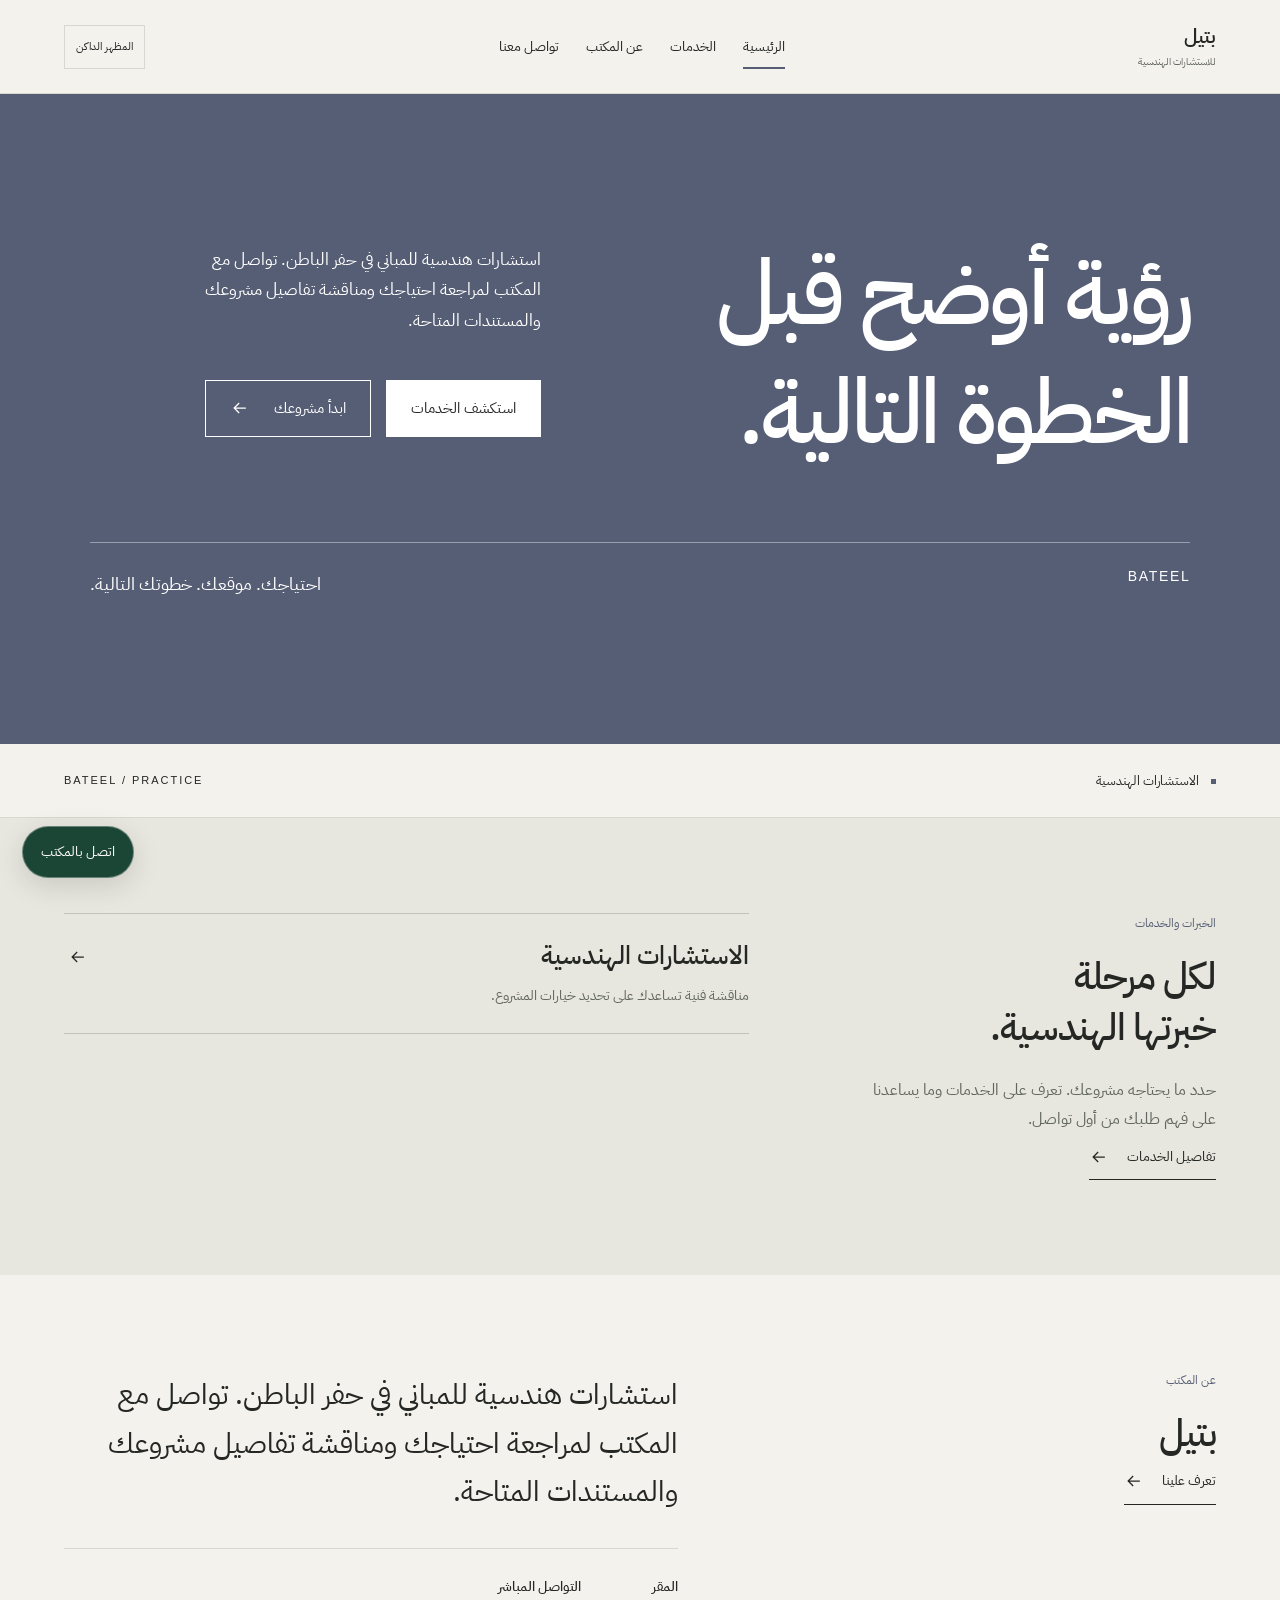
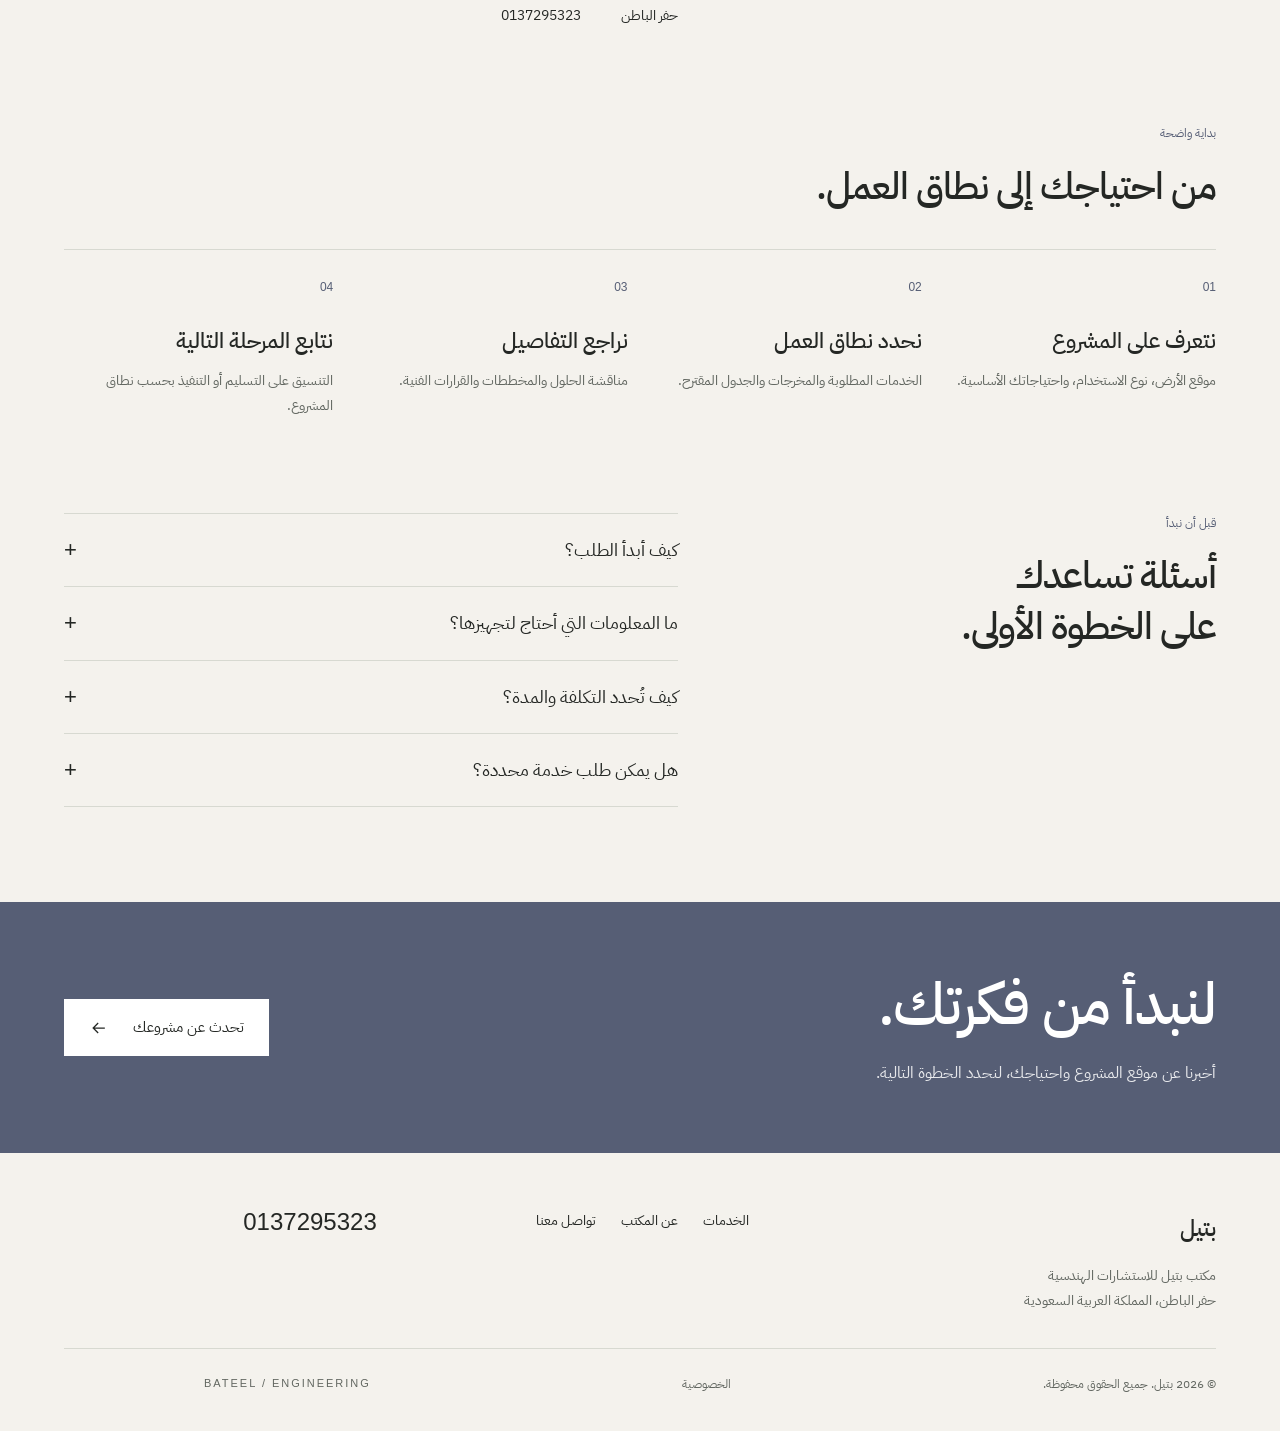
<file: index.html>
<!DOCTYPE html>
<html dir="rtl" lang="ar"><head><meta charset="utf-8"/><meta content="width=device-width, initial-scale=1" name="viewport"/><script>try{document.documentElement.dataset.theme=localStorage.getItem('theme')||(matchMedia('(prefers-color-scheme:dark)').matches?'dark':'light')}catch(e){}</script><title>التصميم والخدمات الهندسية في حفر الباطن | مكتب بتيل للاستشارات الهندسية</title><meta content="استشارات هندسية للمباني في حفر الباطن. تواصل مع المكتب لمراجعة احتياجك ومناقشة تفاصيل مشروعك والمستندات المتاحة." name="description"/><meta content="noindex,nofollow" name="robots"/><meta content="#565e75" name="theme-color"/><link href="assets/favicon.svg" rel="icon"/><link as="font" crossorigin="" href="assets/plex-400.woff2" rel="preload" type="font/woff2"/><link href="assets/style.css" rel="stylesheet"/><meta content="التصميم والخدمات الهندسية في حفر الباطن | مكتب بتيل للاستشارات الهندسية" property="og:title"/><meta content="استشارات هندسية للمباني في حفر الباطن. تواصل مع المكتب لمراجعة احتياجك ومناقشة تفاصيل مشروعك والمستندات المتاحة." property="og:description"/><meta content="website" property="og:type"/><meta content="ar_SA" property="og:locale"/><meta content="https://az212z.github.io/bateel-engineering-hafar/index.html" property="og:url"/><link href="https://az212z.github.io/bateel-engineering-hafar/index.html" rel="canonical"/><script type="application/ld+json">{"@context": "https://schema.org", "@type": "WebPage", "name": "التصميم والخدمات الهندسية في حفر الباطن | مكتب بتيل للاستشارات الهندسية", "description": "استشارات هندسية للمباني في حفر الباطن. تواصل مع المكتب لمراجعة احتياجك ومناقشة تفاصيل مشروعك والمستندات المتاحة.", "inLanguage": "ar", "url": "https://az212z.github.io/bateel-engineering-hafar/index.html"}</script><script defer="" src="assets/app.js"></script></head><body class="editorial service-first" data-office="bateel-engineering-hafar" style="--accent:#565e75"><a class="skip" href="#main">تجاوز إلى المحتوى</a><header class="header wrap"><a class="brand" href="index.html"><span><strong>بتيل</strong><small>للاستشارات الهندسية</small></span></a><nav aria-label="التنقل الرئيسي" class="nav" id="main-nav"><a aria-current="page" href="index.html">الرئيسية</a><a href="services.html">الخدمات</a><a href="about.html">عن المكتب</a><a href="contact.html">تواصل معنا</a></nav><a class="head-contact" href="contact.html">لنناقش مشروعك<svg aria-hidden="true" viewbox="0 0 24 24"><path d="M19 12H5m6-6-6 6 6 6"></path></svg></a><button aria-controls="main-nav" aria-expanded="false" aria-label="القائمة الرئيسية" class="menu-toggle">القائمة<svg aria-hidden="true" viewbox="0 0 24 24"><path d="M3 7h18M3 12h18M3 17h18"></path></svg></button><button aria-label="تبديل المظهر" aria-pressed="false" class="theme-toggle" type="button">المظهر الداكن</button></header><main id="main"><section class="hero type-hero"><div class="hero-copy"><span class="eyebrow">حفر الباطن / استشارات هندسية</span><h1>رؤية أوضح قبل الخطوة التالية.</h1><p>استشارات هندسية للمباني في حفر الباطن. تواصل مع المكتب لمراجعة احتياجك ومناقشة تفاصيل مشروعك والمستندات المتاحة.</p><div class="actions"><a class="btn" href="services.html">استكشف الخدمات</a><a class="btn secondary" href="contact.html">ابدأ مشروعك<svg aria-hidden="true" viewbox="0 0 24 24"><path d="M19 12H5m6-6-6 6 6 6"></path></svg></a></div></div><div class="hero-note"><span>مكتب بتيل للاستشارات الهندسية</span><span class="en">BATEEL</span></div><div class="practice-note"><span>BATEEL</span><p>احتياجك. موقعك. خطوتك التالية.</p></div></section><div class="wrap band"><div class="topics"><span>الاستشارات الهندسية</span></div><span class="en">BATEEL / PRACTICE</span></div><section class="services-section section"><div class="wrap services-grid"><div class="services-intro"><span class="kicker">الخبرات والخدمات</span><h2>لكل مرحلة<br/>خبرتها الهندسية.</h2><p>حدد ما يحتاجه مشروعك. تعرف على الخدمات وما يساعدنا على فهم طلبك من أول تواصل.</p><a class="text-link" href="services.html">تفاصيل الخدمات<svg aria-hidden="true" viewbox="0 0 24 24"><path d="M19 12H5m6-6-6 6 6 6"></path></svg></a></div><div><a class="service-row" href="services/consulting.html"><span class="num">01</span><div><h3>الاستشارات الهندسية</h3><p>مناقشة فنية تساعدك على تحديد خيارات المشروع.</p></div><svg aria-hidden="true" viewbox="0 0 24 24"><path d="M19 12H5m6-6-6 6 6 6"></path></svg></a></div></div></section><section class="wrap section about-strip"><div><span class="kicker">عن المكتب</span><h2>بتيل</h2><a class="text-link" href="about.html">تعرف علينا<svg aria-hidden="true" viewbox="0 0 24 24"><path d="M19 12H5m6-6-6 6 6 6"></path></svg></a></div><div><p class="lead">استشارات هندسية للمباني في حفر الباطن. تواصل مع المكتب لمراجعة احتياجك ومناقشة تفاصيل مشروعك والمستندات المتاحة.</p><div class="details"><div><b>المقر</b>حفر الباطن</div><div><b>التواصل المباشر</b><a dir="ltr" href="tel:+966137295323">0137295323</a></div></div></div></section><section class="wrap section" style="padding-top:0"><div class="section-heading"><div><span class="kicker">بداية واضحة</span><h2>من احتياجك إلى نطاق العمل.</h2></div></div><div class="steps"><div class="step"><span class="step-num">01</span><h3>نتعرف على المشروع</h3><p>موقع الأرض، نوع الاستخدام، واحتياجاتك الأساسية.</p></div><div class="step"><span class="step-num">02</span><h3>نحدد نطاق العمل</h3><p>الخدمات المطلوبة والمخرجات والجدول المقترح.</p></div><div class="step"><span class="step-num">03</span><h3>نراجع التفاصيل</h3><p>مناقشة الحلول والمخططات والقرارات الفنية.</p></div><div class="step"><span class="step-num">04</span><h3>نتابع المرحلة التالية</h3><p>التنسيق على التسليم أو التنفيذ بحسب نطاق المشروع.</p></div></div></section><section class="wrap section faq-grid" style="padding-top:0"><div><span class="kicker">قبل أن نبدأ</span><h2>أسئلة تساعدك<br/>على الخطوة الأولى.</h2></div><div><details><summary>كيف أبدأ الطلب؟</summary><p>اتصل برقم المكتب الموضح في الصفحة لمناقشة احتياجك وتنسيق الخطوة التالية.</p></details><details><summary>ما المعلومات التي أحتاج لتجهيزها؟</summary><p>ابدأ بموقع المشروع ومساحته ونوع الاستخدام. إن توفرت مخططات أو صور أو مستندات، يمكن مشاركتها مباشرة مع المكتب في المحادثة.</p></details><details><summary>كيف تُحدد التكلفة والمدة؟</summary><p>بحسب حجم المشروع ونطاق الخدمات والمخرجات المطلوبة. تواصل مع المكتب لمناقشة التفاصيل والحصول على عرض خاص بمشروعك.</p></details><details><summary>هل يمكن طلب خدمة محددة؟</summary><p>نعم، اذكر الخدمة التي تحتاجها من قائمة خدمات المكتب، لتحديد النطاق المناسب.</p></details></div></section></main><section aria-label="بدء مشروع" class="cta"><div class="wrap"><div><h2>لنبدأ من فكرتك.</h2><p>أخبرنا عن موقع المشروع واحتياجك، لنحدد الخطوة التالية.</p></div><a class="btn light" href="contact.html">تحدث عن مشروعك<svg aria-hidden="true" viewbox="0 0 24 24"><path d="M19 12H5m6-6-6 6 6 6"></path></svg></a></div></section><footer class="footer"><div class="footer-top"><div><a class="footer-title" href="index.html">بتيل</a><p>مكتب بتيل للاستشارات الهندسية<br/>حفر الباطن، المملكة العربية السعودية</p></div><nav aria-label="روابط الموقع" class="footer-nav"><a href="services.html">الخدمات</a><a href="about.html">عن المكتب</a><a href="contact.html">تواصل معنا</a></nav><div><a class="footer-phone" href="tel:+966137295323">0137295323</a><div class="social-links"></div></div></div><div class="footer-bottom"><span>© 2026 بتيل. جميع الحقوق محفوظة.</span><a href="privacy.html">الخصوصية</a><span class="en">BATEEL / ENGINEERING</span></div></footer><a aria-label="الاتصال بمكتب بتيل" class="wa-float" href="tel:+966137295323" rel="noopener noreferrer">اتصل بالمكتب</a></body></html>
</file>
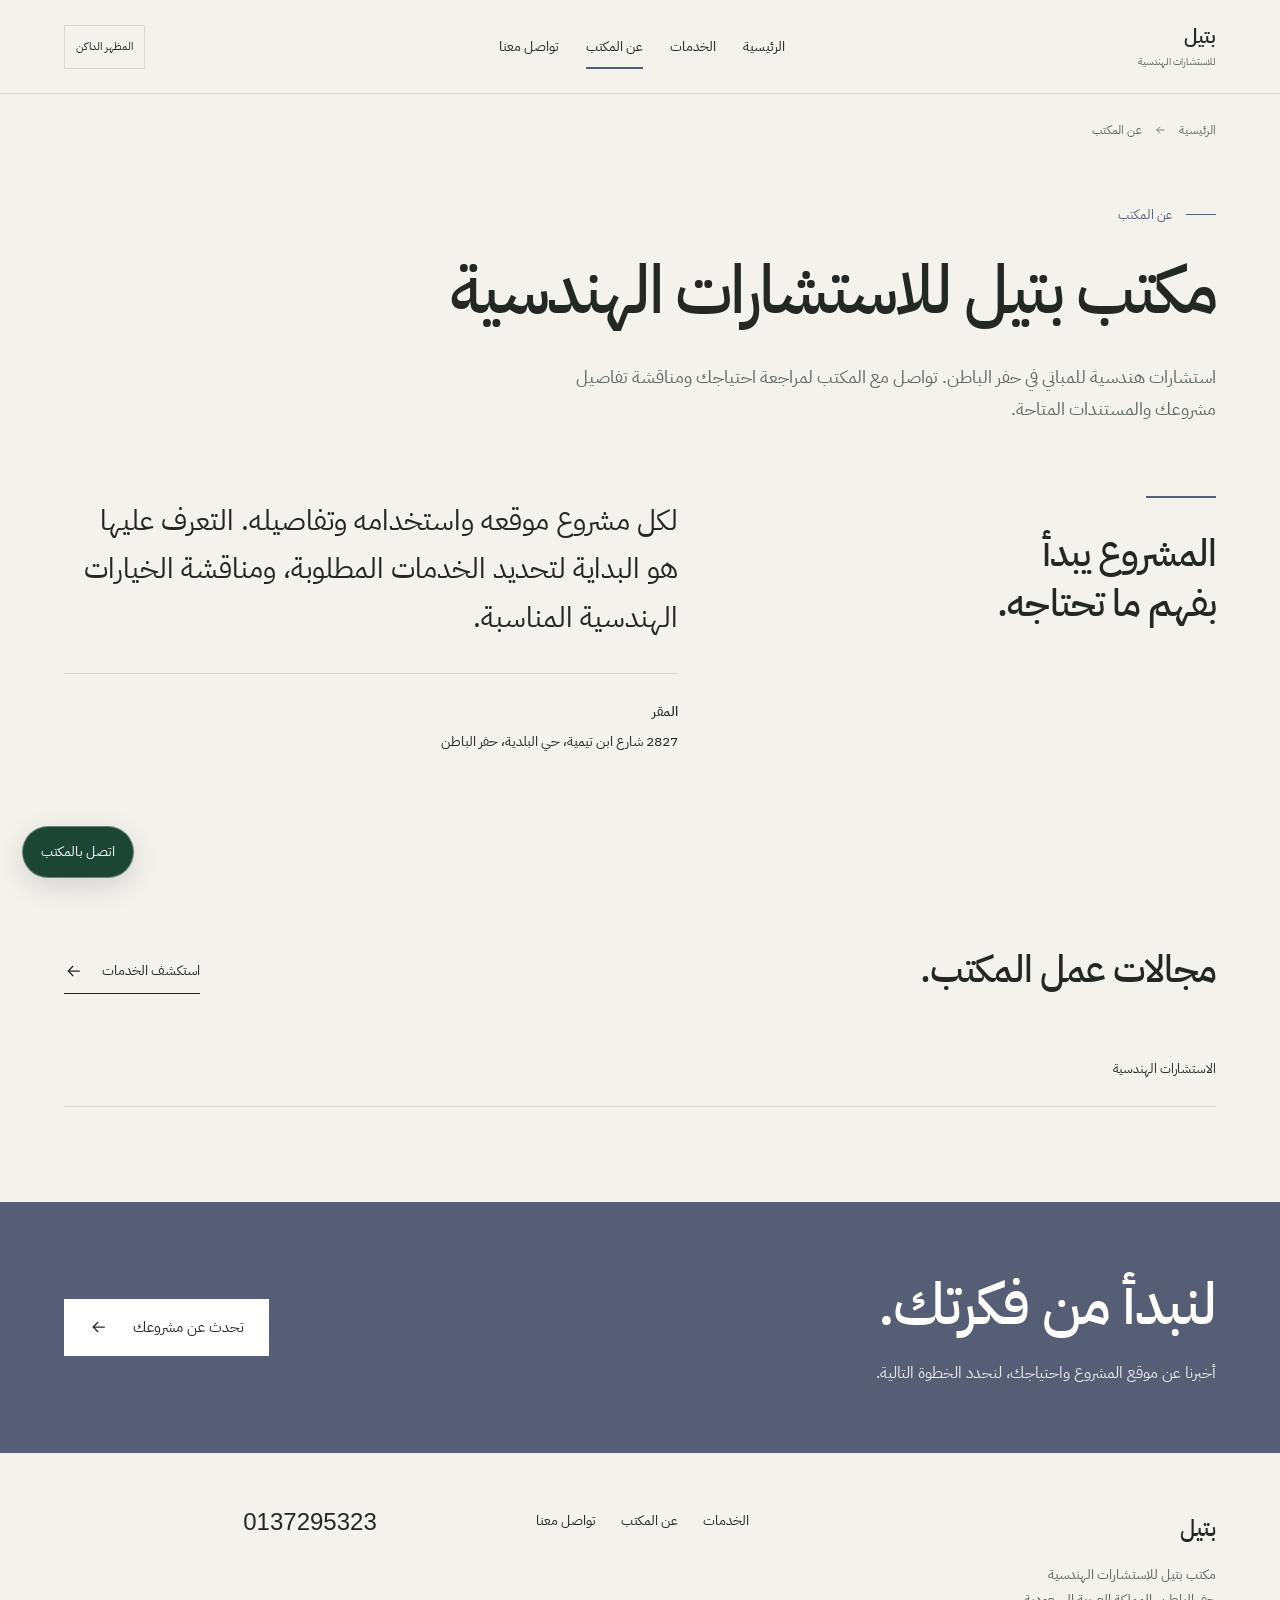
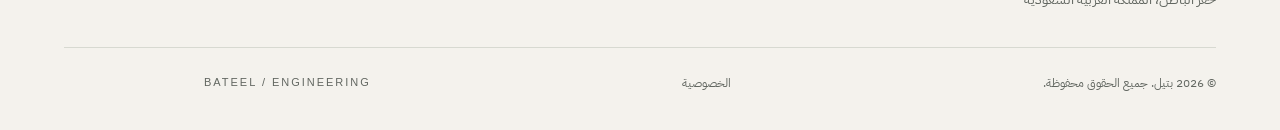
<file: about.html>
<!DOCTYPE html>
<html dir="rtl" lang="ar"><head><meta charset="utf-8"/><meta content="width=device-width, initial-scale=1" name="viewport"/><script>try{document.documentElement.dataset.theme=localStorage.getItem('theme')||(matchMedia('(prefers-color-scheme:dark)').matches?'dark':'light')}catch(e){}</script><title>عن المكتب | مكتب بتيل للاستشارات الهندسية</title><meta content="استشارات هندسية للمباني في حفر الباطن. تواصل مع المكتب لمراجعة احتياجك ومناقشة تفاصيل مشروعك والمستندات المتاحة." name="description"/><meta content="noindex,nofollow" name="robots"/><meta content="#565e75" name="theme-color"/><link href="assets/favicon.svg" rel="icon"/><link as="font" crossorigin="" href="assets/plex-400.woff2" rel="preload" type="font/woff2"/><link href="assets/style.css" rel="stylesheet"/><meta content="عن المكتب | مكتب بتيل للاستشارات الهندسية" property="og:title"/><meta content="استشارات هندسية للمباني في حفر الباطن. تواصل مع المكتب لمراجعة احتياجك ومناقشة تفاصيل مشروعك والمستندات المتاحة." property="og:description"/><meta content="website" property="og:type"/><meta content="ar_SA" property="og:locale"/><meta content="https://az212z.github.io/bateel-engineering-hafar/about.html" property="og:url"/><link href="https://az212z.github.io/bateel-engineering-hafar/about.html" rel="canonical"/><script type="application/ld+json">{"@context": "https://schema.org", "@type": "WebPage", "name": "عن المكتب | مكتب بتيل للاستشارات الهندسية", "description": "استشارات هندسية للمباني في حفر الباطن. تواصل مع المكتب لمراجعة احتياجك ومناقشة تفاصيل مشروعك والمستندات المتاحة.", "inLanguage": "ar", "url": "https://az212z.github.io/bateel-engineering-hafar/about.html"}</script><script defer="" src="assets/app.js"></script></head><body class="editorial" data-office="bateel-engineering-hafar" style="--accent:#565e75"><a class="skip" href="#main">تجاوز إلى المحتوى</a><header class="header wrap"><a class="brand" href="index.html"><span><strong>بتيل</strong><small>للاستشارات الهندسية</small></span></a><nav aria-label="التنقل الرئيسي" class="nav" id="main-nav"><a href="index.html">الرئيسية</a><a href="services.html">الخدمات</a><a aria-current="page" href="about.html">عن المكتب</a><a href="contact.html">تواصل معنا</a></nav><a class="head-contact" href="contact.html">لنناقش مشروعك<svg aria-hidden="true" viewbox="0 0 24 24"><path d="M19 12H5m6-6-6 6 6 6"></path></svg></a><button aria-controls="main-nav" aria-expanded="false" aria-label="القائمة الرئيسية" class="menu-toggle">القائمة<svg aria-hidden="true" viewbox="0 0 24 24"><path d="M3 7h18M3 12h18M3 17h18"></path></svg></button><button aria-label="تبديل المظهر" aria-pressed="false" class="theme-toggle" type="button">المظهر الداكن</button></header><main id="main"><div class="wrap breadcrumbs"><a href="index.html">الرئيسية</a><svg aria-hidden="true" viewbox="0 0 24 24"><path d="M19 12H5m6-6-6 6 6 6"></path></svg><span>عن المكتب</span></div><div class="wrap"><div class="page-head"><span class="eyebrow">عن المكتب</span><h1>مكتب بتيل للاستشارات الهندسية</h1><p>استشارات هندسية للمباني في حفر الباطن. تواصل مع المكتب لمراجعة احتياجك ومناقشة تفاصيل مشروعك والمستندات المتاحة.</p></div><div class="about-strip section" style="padding-top:0"><div><span class="accent-rule" style="display:block"></span><h2>المشروع يبدأ<br/>بفهم ما تحتاجه.</h2></div><div><p class="lead">لكل مشروع موقعه واستخدامه وتفاصيله. التعرف عليها هو البداية لتحديد الخدمات المطلوبة، ومناقشة الخيارات الهندسية المناسبة.</p><div class="details"><div><b>المقر</b>2827 شارع ابن تيمية، حي البلدية، حفر الباطن</div></div></div></div><div class="project-grid"></div><section class="section"><div class="section-heading"><h2>مجالات عمل المكتب.</h2><a class="text-link" href="services.html">استكشف الخدمات<svg aria-hidden="true" viewbox="0 0 24 24"><path d="M19 12H5m6-6-6 6 6 6"></path></svg></a></div><div class="band topics">الاستشارات الهندسية</div></section></div></main><section aria-label="بدء مشروع" class="cta"><div class="wrap"><div><h2>لنبدأ من فكرتك.</h2><p>أخبرنا عن موقع المشروع واحتياجك، لنحدد الخطوة التالية.</p></div><a class="btn light" href="contact.html">تحدث عن مشروعك<svg aria-hidden="true" viewbox="0 0 24 24"><path d="M19 12H5m6-6-6 6 6 6"></path></svg></a></div></section><footer class="footer"><div class="footer-top"><div><a class="footer-title" href="index.html">بتيل</a><p>مكتب بتيل للاستشارات الهندسية<br/>حفر الباطن، المملكة العربية السعودية</p></div><nav aria-label="روابط الموقع" class="footer-nav"><a href="services.html">الخدمات</a><a href="about.html">عن المكتب</a><a href="contact.html">تواصل معنا</a></nav><div><a class="footer-phone" href="tel:+966137295323">0137295323</a><div class="social-links"></div></div></div><div class="footer-bottom"><span>© 2026 بتيل. جميع الحقوق محفوظة.</span><a href="privacy.html">الخصوصية</a><span class="en">BATEEL / ENGINEERING</span></div></footer><a aria-label="الاتصال بمكتب بتيل" class="wa-float" href="tel:+966137295323" rel="noopener noreferrer">اتصل بالمكتب</a></body></html>
</file>
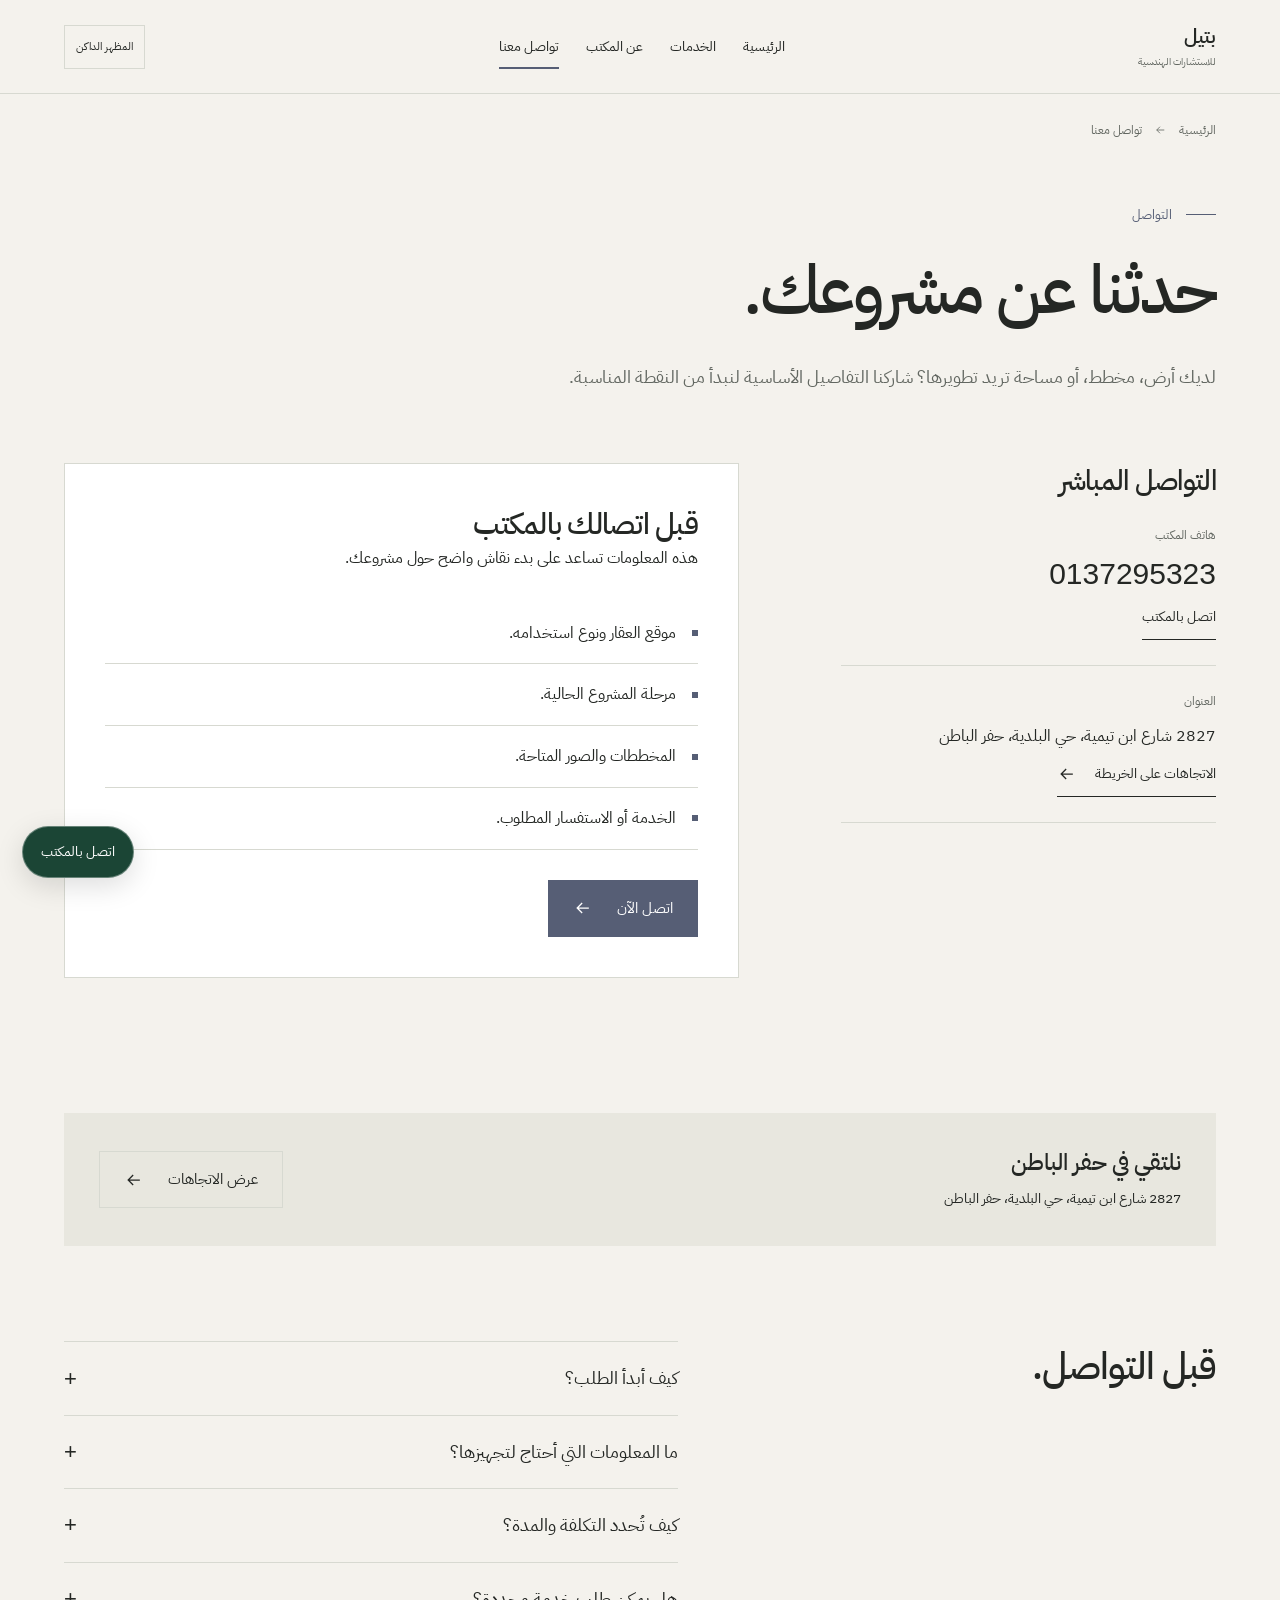
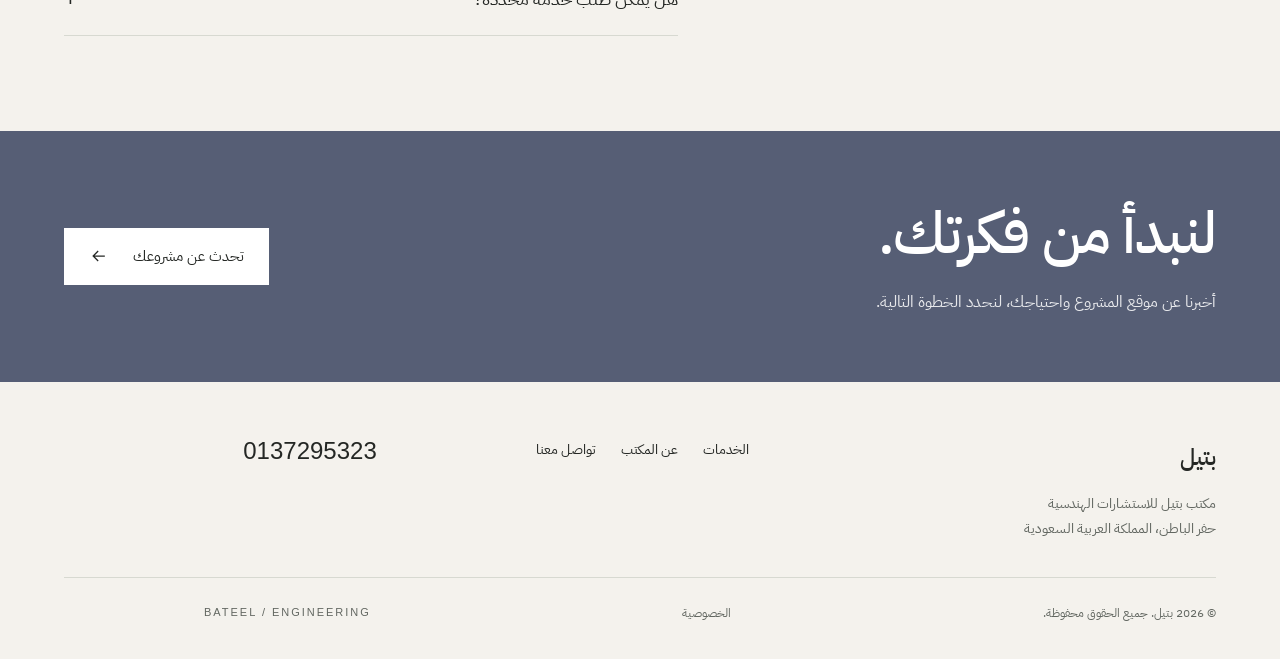
<file: contact.html>
<!DOCTYPE html>
<html dir="rtl" lang="ar"><head><meta charset="utf-8"/><meta content="width=device-width, initial-scale=1" name="viewport"/><script>try{document.documentElement.dataset.theme=localStorage.getItem('theme')||(matchMedia('(prefers-color-scheme:dark)').matches?'dark':'light')}catch(e){}</script><title>التواصل وطلب خدمة | مكتب بتيل للاستشارات الهندسية</title><meta content="تواصل مع مكتب بتيل للاستشارات الهندسية على 0137295323، واستعرض العنوان والحسابات." name="description"/><meta content="noindex,nofollow" name="robots"/><meta content="#565e75" name="theme-color"/><link href="assets/favicon.svg" rel="icon"/><link as="font" crossorigin="" href="assets/plex-400.woff2" rel="preload" type="font/woff2"/><link href="assets/style.css" rel="stylesheet"/><meta content="التواصل وطلب خدمة | مكتب بتيل للاستشارات الهندسية" property="og:title"/><meta content="تواصل مع مكتب بتيل للاستشارات الهندسية على 0137295323، واستعرض العنوان والحسابات." property="og:description"/><meta content="website" property="og:type"/><meta content="ar_SA" property="og:locale"/><meta content="https://az212z.github.io/bateel-engineering-hafar/contact.html" property="og:url"/><link href="https://az212z.github.io/bateel-engineering-hafar/contact.html" rel="canonical"/><script type="application/ld+json">{"@context": "https://schema.org", "@type": "WebPage", "name": "التواصل وطلب خدمة | مكتب بتيل للاستشارات الهندسية", "description": "تواصل مع مكتب بتيل للاستشارات الهندسية على 0137295323، واستعرض العنوان والحسابات.", "inLanguage": "ar", "url": "https://az212z.github.io/bateel-engineering-hafar/contact.html"}</script><script defer="" src="assets/app.js"></script></head><body class="editorial" data-office="bateel-engineering-hafar" style="--accent:#565e75"><a class="skip" href="#main">تجاوز إلى المحتوى</a><header class="header wrap"><a class="brand" href="index.html"><span><strong>بتيل</strong><small>للاستشارات الهندسية</small></span></a><nav aria-label="التنقل الرئيسي" class="nav" id="main-nav"><a href="index.html">الرئيسية</a><a href="services.html">الخدمات</a><a href="about.html">عن المكتب</a><a aria-current="page" href="contact.html">تواصل معنا</a></nav><a class="head-contact" href="contact.html">لنناقش مشروعك<svg aria-hidden="true" viewbox="0 0 24 24"><path d="M19 12H5m6-6-6 6 6 6"></path></svg></a><button aria-controls="main-nav" aria-expanded="false" aria-label="القائمة الرئيسية" class="menu-toggle">القائمة<svg aria-hidden="true" viewbox="0 0 24 24"><path d="M3 7h18M3 12h18M3 17h18"></path></svg></button><button aria-label="تبديل المظهر" aria-pressed="false" class="theme-toggle" type="button">المظهر الداكن</button></header><main id="main"><div class="wrap breadcrumbs"><a href="index.html">الرئيسية</a><svg aria-hidden="true" viewbox="0 0 24 24"><path d="M19 12H5m6-6-6 6 6 6"></path></svg><span>تواصل معنا</span></div><div class="wrap"><div class="page-head"><span class="eyebrow">التواصل</span><h1>حدثنا عن مشروعك.</h1><p>لديك أرض، مخطط، أو مساحة تريد تطويرها؟ شاركنا التفاصيل الأساسية لنبدأ من النقطة المناسبة.</p></div><section class="contact-layout section" style="padding-top:0"><div class="contact-info"><h2>التواصل المباشر</h2><div class="contact-block"><span class="label">هاتف المكتب</span><a class="phone" href="tel:+966137295323">0137295323</a><div><a class="text-link" href="tel:+966137295323">اتصل بالمكتب</a></div></div><div class="contact-block"><span class="label">العنوان</span><p>2827 شارع ابن تيمية، حي البلدية، حفر الباطن</p><a class="text-link" href="https://www.google.com/maps/search/?api=1&amp;query=%D9%85%D9%83%D8%AA%D8%A8%20%D8%A8%D8%AA%D9%8A%D9%84%20%D9%84%D9%84%D8%A7%D8%B3%D8%AA%D8%B4%D8%A7%D8%B1%D8%A7%D8%AA%20%D8%A7%D9%84%D9%87%D9%86%D8%AF%D8%B3%D9%8A%D8%A9%202827%20%D8%B4%D8%A7%D8%B1%D8%B9%20%D8%A7%D8%A8%D9%86%20%D8%AA%D9%8A%D9%85%D9%8A%D8%A9%D8%8C%20%D8%AD%D9%8A%20%D8%A7%D9%84%D8%A8%D9%84%D8%AF%D9%8A%D8%A9%D8%8C%20%D8%AD%D9%81%D8%B1%20%D8%A7%D9%84%D8%A8%D8%A7%D8%B7%D9%86">الاتجاهات على الخريطة<svg aria-hidden="true" viewbox="0 0 24 24"><path d="M19 12H5m6-6-6 6 6 6"></path></svg></a></div></div><aside class="contact-form"><h2>قبل اتصالك بالمكتب</h2><p>هذه المعلومات تساعد على بدء نقاش واضح حول مشروعك.</p><ul class="line-list"><li>موقع العقار ونوع استخدامه.</li><li>مرحلة المشروع الحالية.</li><li>المخططات والصور المتاحة.</li><li>الخدمة أو الاستفسار المطلوب.</li></ul><a class="btn" href="tel:+966137295323">اتصل الآن<svg aria-hidden="true" viewbox="0 0 24 24"><path d="M19 12H5m6-6-6 6 6 6"></path></svg></a></aside></section><div class="map-panel"><div><h3>نلتقي في حفر الباطن</h3><p>2827 شارع ابن تيمية، حي البلدية، حفر الباطن</p></div><a class="btn secondary" href="https://www.google.com/maps/search/?api=1&amp;query=%D9%85%D9%83%D8%AA%D8%A8%20%D8%A8%D8%AA%D9%8A%D9%84%20%D9%84%D9%84%D8%A7%D8%B3%D8%AA%D8%B4%D8%A7%D8%B1%D8%A7%D8%AA%20%D8%A7%D9%84%D9%87%D9%86%D8%AF%D8%B3%D9%8A%D8%A9%202827%20%D8%B4%D8%A7%D8%B1%D8%B9%20%D8%A7%D8%A8%D9%86%20%D8%AA%D9%8A%D9%85%D9%8A%D8%A9%D8%8C%20%D8%AD%D9%8A%20%D8%A7%D9%84%D8%A8%D9%84%D8%AF%D9%8A%D8%A9%D8%8C%20%D8%AD%D9%81%D8%B1%20%D8%A7%D9%84%D8%A8%D8%A7%D8%B7%D9%86">عرض الاتجاهات<svg aria-hidden="true" viewbox="0 0 24 24"><path d="M19 12H5m6-6-6 6 6 6"></path></svg></a></div><section class="section faq-grid"><div><h2>قبل التواصل.</h2></div><div><details><summary>كيف أبدأ الطلب؟</summary><p>اتصل برقم المكتب الموضح في الصفحة لمناقشة احتياجك وتنسيق الخطوة التالية.</p></details><details><summary>ما المعلومات التي أحتاج لتجهيزها؟</summary><p>ابدأ بموقع المشروع ومساحته ونوع الاستخدام. إن توفرت مخططات أو صور أو مستندات، يمكن مشاركتها مباشرة مع المكتب في المحادثة.</p></details><details><summary>كيف تُحدد التكلفة والمدة؟</summary><p>بحسب حجم المشروع ونطاق الخدمات والمخرجات المطلوبة. تواصل مع المكتب لمناقشة التفاصيل والحصول على عرض خاص بمشروعك.</p></details><details><summary>هل يمكن طلب خدمة محددة؟</summary><p>نعم، اذكر الخدمة التي تحتاجها من قائمة خدمات المكتب، لتحديد النطاق المناسب.</p></details></div></section></div></main><section aria-label="بدء مشروع" class="cta"><div class="wrap"><div><h2>لنبدأ من فكرتك.</h2><p>أخبرنا عن موقع المشروع واحتياجك، لنحدد الخطوة التالية.</p></div><a class="btn light" href="contact.html">تحدث عن مشروعك<svg aria-hidden="true" viewbox="0 0 24 24"><path d="M19 12H5m6-6-6 6 6 6"></path></svg></a></div></section><footer class="footer"><div class="footer-top"><div><a class="footer-title" href="index.html">بتيل</a><p>مكتب بتيل للاستشارات الهندسية<br/>حفر الباطن، المملكة العربية السعودية</p></div><nav aria-label="روابط الموقع" class="footer-nav"><a href="services.html">الخدمات</a><a href="about.html">عن المكتب</a><a href="contact.html">تواصل معنا</a></nav><div><a class="footer-phone" href="tel:+966137295323">0137295323</a><div class="social-links"></div></div></div><div class="footer-bottom"><span>© 2026 بتيل. جميع الحقوق محفوظة.</span><a href="privacy.html">الخصوصية</a><span class="en">BATEEL / ENGINEERING</span></div></footer><a aria-label="الاتصال بمكتب بتيل" class="wa-float" href="tel:+966137295323" rel="noopener noreferrer">اتصل بالمكتب</a></body></html>
</file>
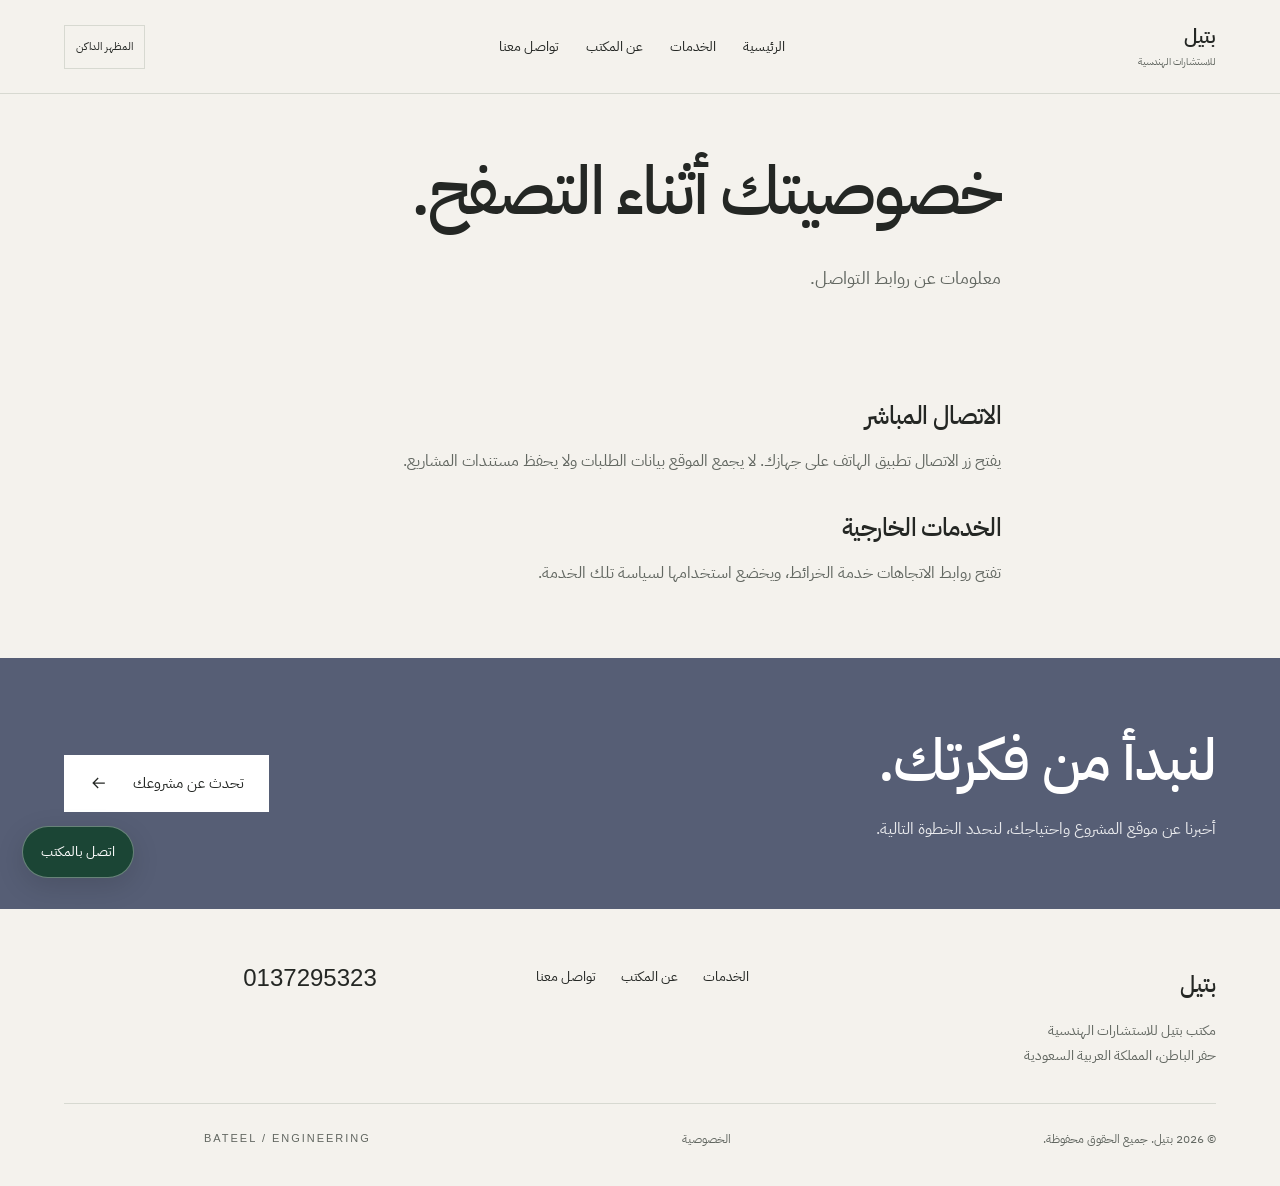
<file: privacy.html>
<!DOCTYPE html>
<html dir="rtl" lang="ar"><head><meta charset="utf-8"/><meta content="width=device-width, initial-scale=1" name="viewport"/><script>try{document.documentElement.dataset.theme=localStorage.getItem('theme')||(matchMedia('(prefers-color-scheme:dark)').matches?'dark':'light')}catch(e){}</script><title>الخصوصية | مكتب بتيل للاستشارات الهندسية</title><meta content="سياسة الخصوصية وطريقة عمل نموذج التواصل." name="description"/><meta content="noindex,nofollow" name="robots"/><meta content="#565e75" name="theme-color"/><link href="assets/favicon.svg" rel="icon"/><link as="font" crossorigin="" href="assets/plex-400.woff2" rel="preload" type="font/woff2"/><link href="assets/style.css" rel="stylesheet"/><meta content="الخصوصية | مكتب بتيل للاستشارات الهندسية" property="og:title"/><meta content="سياسة الخصوصية وطريقة عمل نموذج التواصل." property="og:description"/><meta content="website" property="og:type"/><meta content="ar_SA" property="og:locale"/><meta content="https://az212z.github.io/bateel-engineering-hafar/privacy.html" property="og:url"/><link href="https://az212z.github.io/bateel-engineering-hafar/privacy.html" rel="canonical"/><script type="application/ld+json">{"@context": "https://schema.org", "@type": "WebPage", "name": "الخصوصية | مكتب بتيل للاستشارات الهندسية", "description": "سياسة الخصوصية وطريقة عمل نموذج التواصل.", "inLanguage": "ar", "url": "https://az212z.github.io/bateel-engineering-hafar/privacy.html"}</script><script defer="" src="assets/app.js"></script></head><body class="editorial" data-office="bateel-engineering-hafar" style="--accent:#565e75"><a class="skip" href="#main">تجاوز إلى المحتوى</a><header class="header wrap"><a class="brand" href="index.html"><span><strong>بتيل</strong><small>للاستشارات الهندسية</small></span></a><nav aria-label="التنقل الرئيسي" class="nav" id="main-nav"><a href="index.html">الرئيسية</a><a href="services.html">الخدمات</a><a href="about.html">عن المكتب</a><a href="contact.html">تواصل معنا</a></nav><a class="head-contact" href="contact.html">لنناقش مشروعك<svg aria-hidden="true" viewbox="0 0 24 24"><path d="M19 12H5m6-6-6 6 6 6"></path></svg></a><button aria-controls="main-nav" aria-expanded="false" aria-label="القائمة الرئيسية" class="menu-toggle">القائمة<svg aria-hidden="true" viewbox="0 0 24 24"><path d="M3 7h18M3 12h18M3 17h18"></path></svg></button><button aria-label="تبديل المظهر" aria-pressed="false" class="theme-toggle" type="button">المظهر الداكن</button></header><main id="main"><section class="wrap legal"><div class="page-head"><h1>خصوصيتك أثناء التصفح.</h1><p>معلومات عن روابط التواصل.</p></div><h2>الاتصال المباشر</h2><p>يفتح زر الاتصال تطبيق الهاتف على جهازك. لا يجمع الموقع بيانات الطلبات ولا يحفظ مستندات المشاريع.</p><h2>الخدمات الخارجية</h2><p>تفتح روابط الاتجاهات خدمة الخرائط، ويخضع استخدامها لسياسة تلك الخدمة.</p></section></main><section aria-label="بدء مشروع" class="cta"><div class="wrap"><div><h2>لنبدأ من فكرتك.</h2><p>أخبرنا عن موقع المشروع واحتياجك، لنحدد الخطوة التالية.</p></div><a class="btn light" href="contact.html">تحدث عن مشروعك<svg aria-hidden="true" viewbox="0 0 24 24"><path d="M19 12H5m6-6-6 6 6 6"></path></svg></a></div></section><footer class="footer"><div class="footer-top"><div><a class="footer-title" href="index.html">بتيل</a><p>مكتب بتيل للاستشارات الهندسية<br/>حفر الباطن، المملكة العربية السعودية</p></div><nav aria-label="روابط الموقع" class="footer-nav"><a href="services.html">الخدمات</a><a href="about.html">عن المكتب</a><a href="contact.html">تواصل معنا</a></nav><div><a class="footer-phone" href="tel:+966137295323">0137295323</a><div class="social-links"></div></div></div><div class="footer-bottom"><span>© 2026 بتيل. جميع الحقوق محفوظة.</span><a href="privacy.html">الخصوصية</a><span class="en">BATEEL / ENGINEERING</span></div></footer><a aria-label="الاتصال بمكتب بتيل" class="wa-float" href="tel:+966137295323" rel="noopener noreferrer">اتصل بالمكتب</a></body></html>
</file>
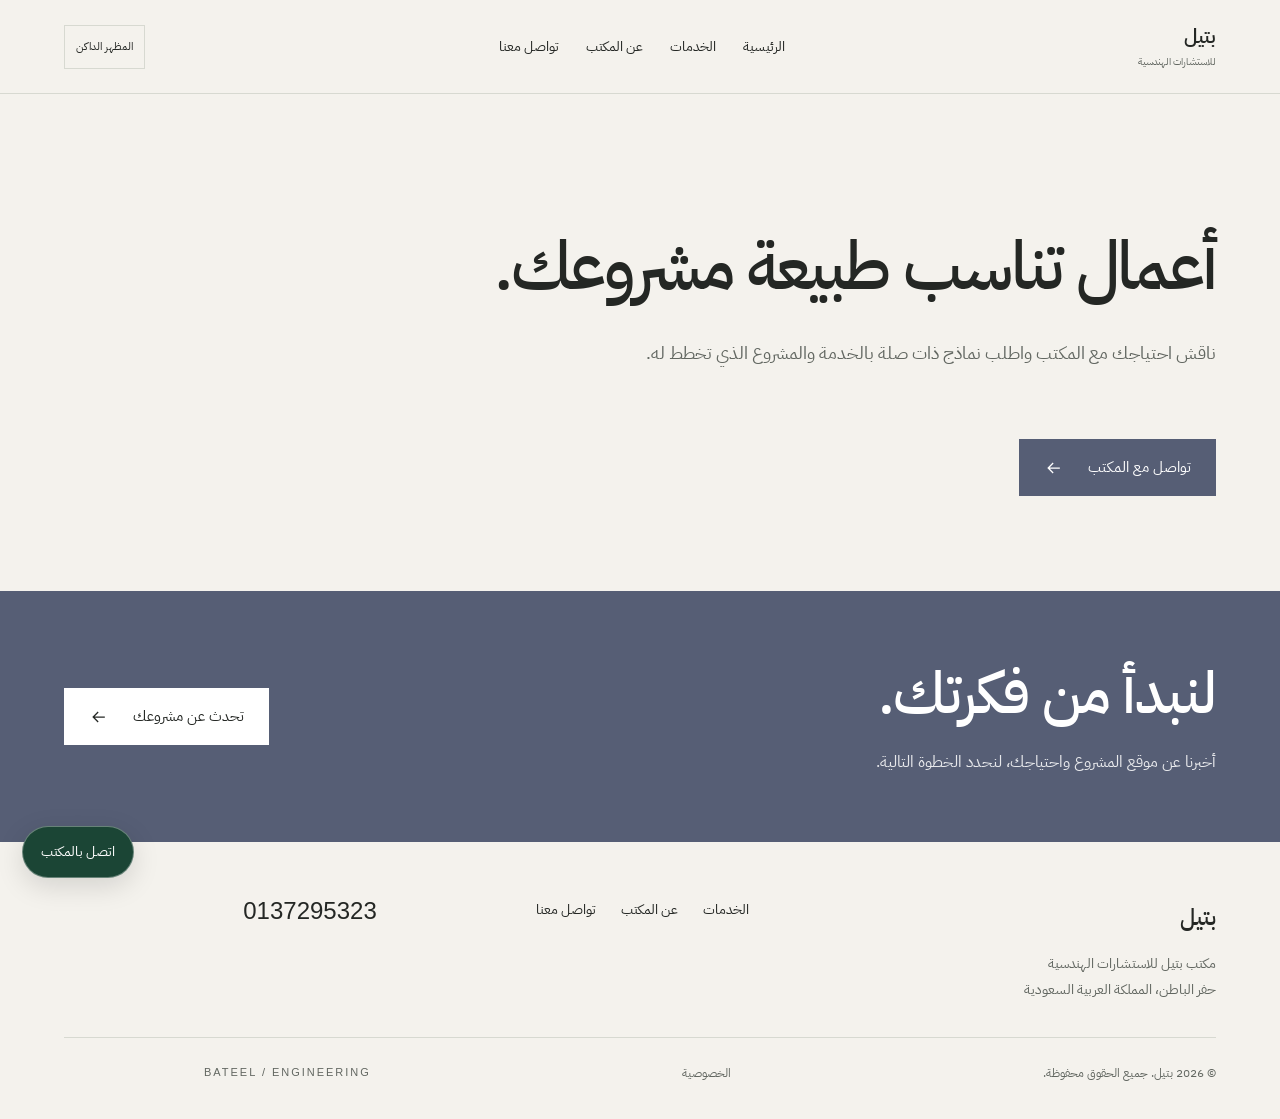
<file: projects.html>
<!DOCTYPE html>
<html dir="rtl" lang="ar"><head><meta charset="utf-8"/><meta content="width=device-width, initial-scale=1" name="viewport"/><script>try{document.documentElement.dataset.theme=localStorage.getItem('theme')||(matchMedia('(prefers-color-scheme:dark)').matches?'dark':'light')}catch(e){}</script><title>الأعمال والمشاريع | مكتب بتيل للاستشارات الهندسية</title><meta content="معرض أعمال مكتب بتيل للاستشارات الهندسية، تصاميم وصور وتفاصيل الخدمات الهندسية." name="description"/><meta content="noindex,nofollow" name="robots"/><meta content="#565e75" name="theme-color"/><link href="assets/favicon.svg" rel="icon"/><link as="font" crossorigin="" href="assets/plex-400.woff2" rel="preload" type="font/woff2"/><link href="assets/style.css" rel="stylesheet"/><meta content="الأعمال والمشاريع | مكتب بتيل للاستشارات الهندسية" property="og:title"/><meta content="معرض أعمال مكتب بتيل للاستشارات الهندسية، تصاميم وصور وتفاصيل الخدمات الهندسية." property="og:description"/><meta content="website" property="og:type"/><meta content="ar_SA" property="og:locale"/><meta content="https://az212z.github.io/bateel-engineering-hafar/projects.html" property="og:url"/><link href="https://az212z.github.io/bateel-engineering-hafar/projects.html" rel="canonical"/><script type="application/ld+json">{"@context": "https://schema.org", "@type": "WebPage", "name": "الأعمال والمشاريع | مكتب بتيل للاستشارات الهندسية", "description": "معرض أعمال مكتب بتيل للاستشارات الهندسية، تصاميم وصور وتفاصيل الخدمات الهندسية.", "inLanguage": "ar", "url": "https://az212z.github.io/bateel-engineering-hafar/projects.html"}</script><script defer="" src="assets/app.js"></script></head><body class="editorial" data-office="bateel-engineering-hafar" style="--accent:#565e75"><a class="skip" href="#main">تجاوز إلى المحتوى</a><header class="header wrap"><a class="brand" href="index.html"><span><strong>بتيل</strong><small>للاستشارات الهندسية</small></span></a><nav aria-label="التنقل الرئيسي" class="nav" id="main-nav"><a href="index.html">الرئيسية</a><a href="services.html">الخدمات</a><a href="about.html">عن المكتب</a><a href="contact.html">تواصل معنا</a></nav><a class="head-contact" href="contact.html">لنناقش مشروعك<svg aria-hidden="true" viewbox="0 0 24 24"><path d="M19 12H5m6-6-6 6 6 6"></path></svg></a><button aria-controls="main-nav" aria-expanded="false" aria-label="القائمة الرئيسية" class="menu-toggle">القائمة<svg aria-hidden="true" viewbox="0 0 24 24"><path d="M3 7h18M3 12h18M3 17h18"></path></svg></button><button aria-label="تبديل المظهر" aria-pressed="false" class="theme-toggle" type="button">المظهر الداكن</button></header><main id="main"><section class="wrap section"><div class="page-head"><h1>أعمال تناسب طبيعة مشروعك.</h1><p>ناقش احتياجك مع المكتب واطلب نماذج ذات صلة بالخدمة والمشروع الذي تخطط له.</p></div><a class="btn" href="contact.html">تواصل مع المكتب<svg aria-hidden="true" viewbox="0 0 24 24"><path d="M19 12H5m6-6-6 6 6 6"></path></svg></a></section></main><section aria-label="بدء مشروع" class="cta"><div class="wrap"><div><h2>لنبدأ من فكرتك.</h2><p>أخبرنا عن موقع المشروع واحتياجك، لنحدد الخطوة التالية.</p></div><a class="btn light" href="contact.html">تحدث عن مشروعك<svg aria-hidden="true" viewbox="0 0 24 24"><path d="M19 12H5m6-6-6 6 6 6"></path></svg></a></div></section><footer class="footer"><div class="footer-top"><div><a class="footer-title" href="index.html">بتيل</a><p>مكتب بتيل للاستشارات الهندسية<br/>حفر الباطن، المملكة العربية السعودية</p></div><nav aria-label="روابط الموقع" class="footer-nav"><a href="services.html">الخدمات</a><a href="about.html">عن المكتب</a><a href="contact.html">تواصل معنا</a></nav><div><a class="footer-phone" href="tel:+966137295323">0137295323</a><div class="social-links"></div></div></div><div class="footer-bottom"><span>© 2026 بتيل. جميع الحقوق محفوظة.</span><a href="privacy.html">الخصوصية</a><span class="en">BATEEL / ENGINEERING</span></div></footer><a aria-label="الاتصال بمكتب بتيل" class="wa-float" href="tel:+966137295323" rel="noopener noreferrer">اتصل بالمكتب</a></body></html>
</file>
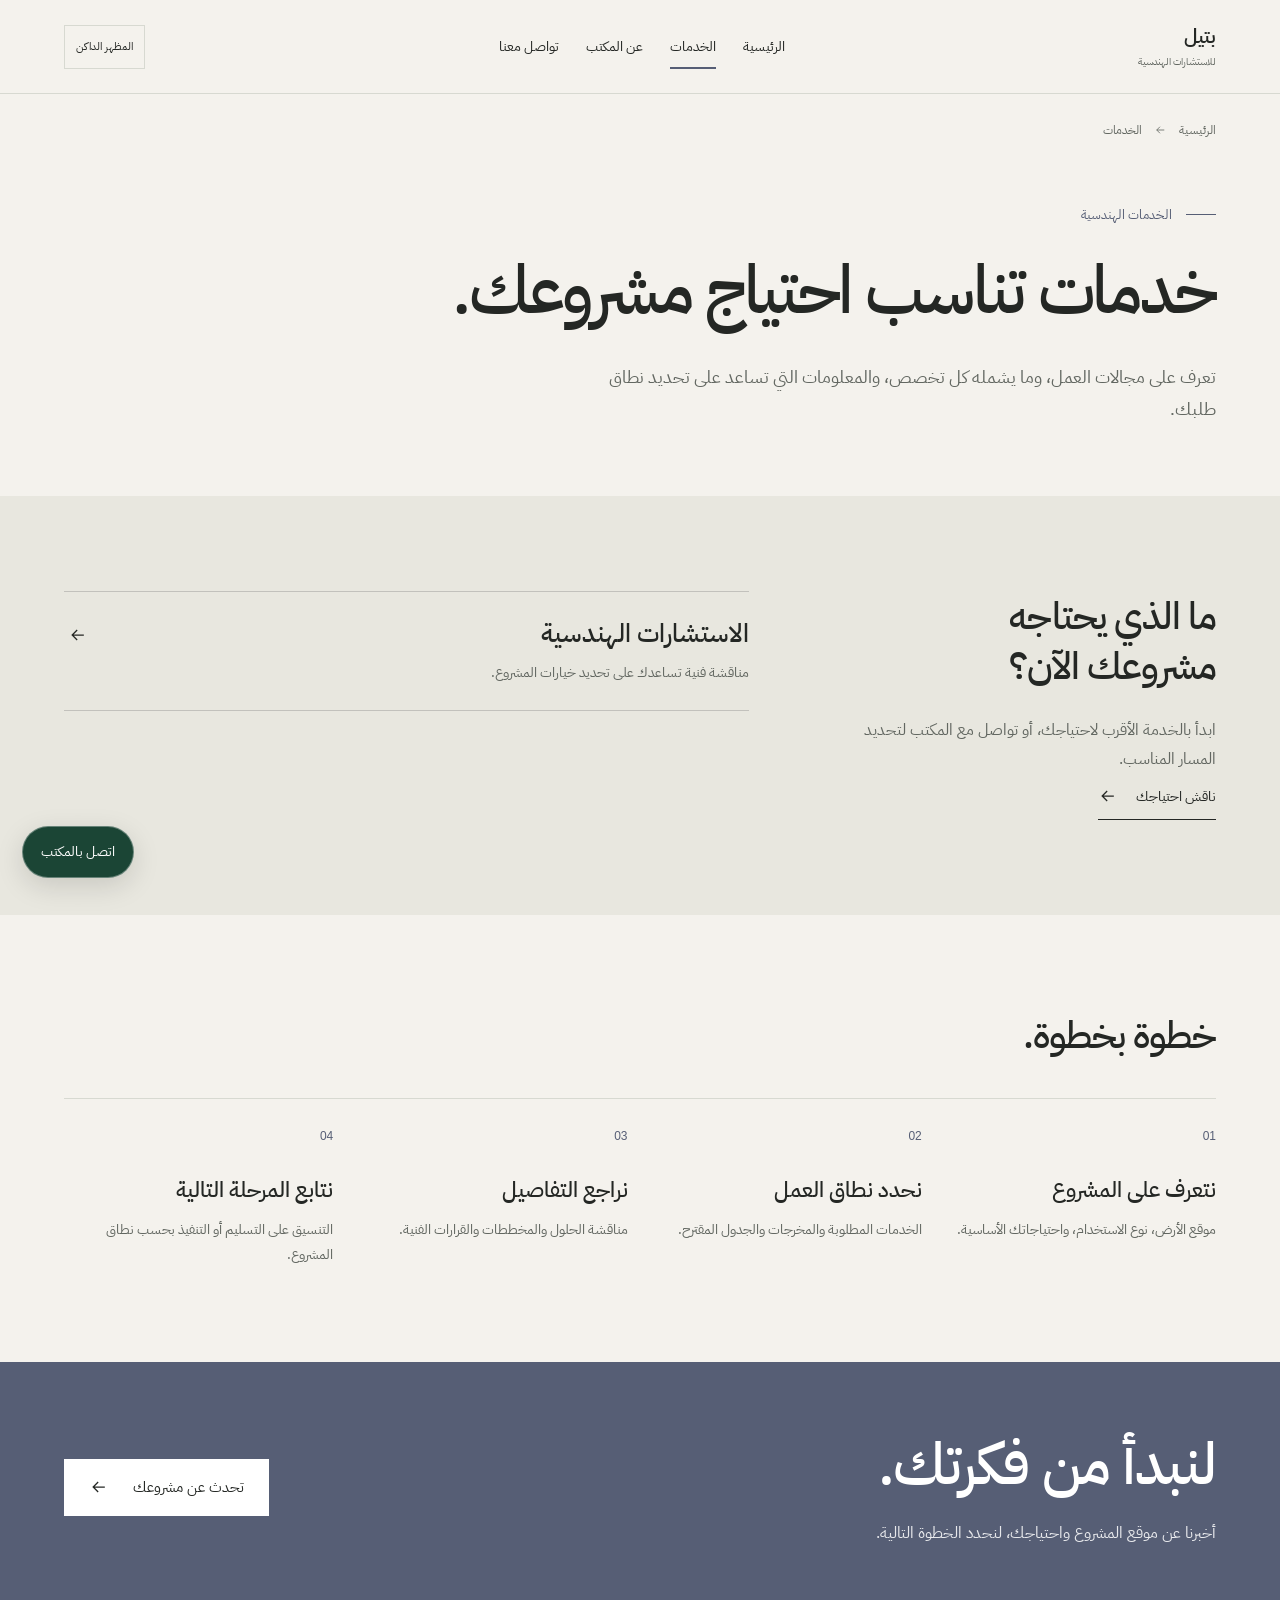
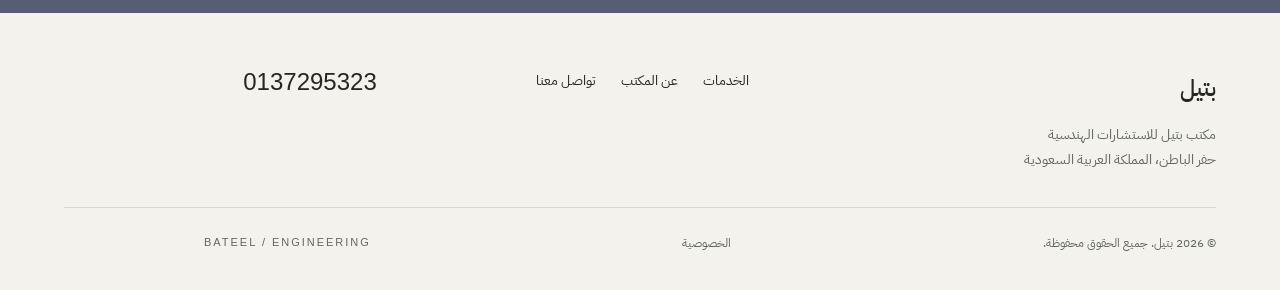
<file: services.html>
<!DOCTYPE html>
<html dir="rtl" lang="ar"><head><meta charset="utf-8"/><meta content="width=device-width, initial-scale=1" name="viewport"/><script>try{document.documentElement.dataset.theme=localStorage.getItem('theme')||(matchMedia('(prefers-color-scheme:dark)').matches?'dark':'light')}catch(e){}</script><title>الخدمات الهندسية | مكتب بتيل للاستشارات الهندسية</title><meta content="خدمات مكتب بتيل للاستشارات الهندسية في حفر الباطن، الاستشارات الهندسية." name="description"/><meta content="noindex,nofollow" name="robots"/><meta content="#565e75" name="theme-color"/><link href="assets/favicon.svg" rel="icon"/><link as="font" crossorigin="" href="assets/plex-400.woff2" rel="preload" type="font/woff2"/><link href="assets/style.css" rel="stylesheet"/><meta content="الخدمات الهندسية | مكتب بتيل للاستشارات الهندسية" property="og:title"/><meta content="خدمات مكتب بتيل للاستشارات الهندسية في حفر الباطن، الاستشارات الهندسية." property="og:description"/><meta content="website" property="og:type"/><meta content="ar_SA" property="og:locale"/><meta content="https://az212z.github.io/bateel-engineering-hafar/services.html" property="og:url"/><link href="https://az212z.github.io/bateel-engineering-hafar/services.html" rel="canonical"/><script type="application/ld+json">{"@context": "https://schema.org", "@type": "WebPage", "name": "الخدمات الهندسية | مكتب بتيل للاستشارات الهندسية", "description": "خدمات مكتب بتيل للاستشارات الهندسية في حفر الباطن، الاستشارات الهندسية.", "inLanguage": "ar", "url": "https://az212z.github.io/bateel-engineering-hafar/services.html"}</script><script defer="" src="assets/app.js"></script></head><body class="editorial" data-office="bateel-engineering-hafar" style="--accent:#565e75"><a class="skip" href="#main">تجاوز إلى المحتوى</a><header class="header wrap"><a class="brand" href="index.html"><span><strong>بتيل</strong><small>للاستشارات الهندسية</small></span></a><nav aria-label="التنقل الرئيسي" class="nav" id="main-nav"><a href="index.html">الرئيسية</a><a aria-current="page" href="services.html">الخدمات</a><a href="about.html">عن المكتب</a><a href="contact.html">تواصل معنا</a></nav><a class="head-contact" href="contact.html">لنناقش مشروعك<svg aria-hidden="true" viewbox="0 0 24 24"><path d="M19 12H5m6-6-6 6 6 6"></path></svg></a><button aria-controls="main-nav" aria-expanded="false" aria-label="القائمة الرئيسية" class="menu-toggle">القائمة<svg aria-hidden="true" viewbox="0 0 24 24"><path d="M3 7h18M3 12h18M3 17h18"></path></svg></button><button aria-label="تبديل المظهر" aria-pressed="false" class="theme-toggle" type="button">المظهر الداكن</button></header><main id="main"><div class="wrap breadcrumbs"><a href="index.html">الرئيسية</a><svg aria-hidden="true" viewbox="0 0 24 24"><path d="M19 12H5m6-6-6 6 6 6"></path></svg><span>الخدمات</span></div><div class="wrap"><div class="page-head"><span class="eyebrow">الخدمات الهندسية</span><h1>خدمات تناسب احتياج مشروعك.</h1><p>تعرف على مجالات العمل، وما يشمله كل تخصص، والمعلومات التي تساعد على تحديد نطاق طلبك.</p></div></div><section class="services-section section"><div class="wrap services-grid"><div class="services-intro"><h2>ما الذي يحتاجه<br/>مشروعك الآن؟</h2><p>ابدأ بالخدمة الأقرب لاحتياجك، أو تواصل مع المكتب لتحديد المسار المناسب.</p><a class="text-link" href="contact.html">ناقش احتياجك<svg aria-hidden="true" viewbox="0 0 24 24"><path d="M19 12H5m6-6-6 6 6 6"></path></svg></a></div><div><a class="service-row" href="services/consulting.html"><span class="num">01</span><div><h3>الاستشارات الهندسية</h3><p>مناقشة فنية تساعدك على تحديد خيارات المشروع.</p></div><svg aria-hidden="true" viewbox="0 0 24 24"><path d="M19 12H5m6-6-6 6 6 6"></path></svg></a></div></div></section><section class="wrap section"><div class="section-heading"><h2>خطوة بخطوة.</h2></div><div class="steps"><div class="step"><span class="step-num">01</span><h3>نتعرف على المشروع</h3><p>موقع الأرض، نوع الاستخدام، واحتياجاتك الأساسية.</p></div><div class="step"><span class="step-num">02</span><h3>نحدد نطاق العمل</h3><p>الخدمات المطلوبة والمخرجات والجدول المقترح.</p></div><div class="step"><span class="step-num">03</span><h3>نراجع التفاصيل</h3><p>مناقشة الحلول والمخططات والقرارات الفنية.</p></div><div class="step"><span class="step-num">04</span><h3>نتابع المرحلة التالية</h3><p>التنسيق على التسليم أو التنفيذ بحسب نطاق المشروع.</p></div></div></section></main><section aria-label="بدء مشروع" class="cta"><div class="wrap"><div><h2>لنبدأ من فكرتك.</h2><p>أخبرنا عن موقع المشروع واحتياجك، لنحدد الخطوة التالية.</p></div><a class="btn light" href="contact.html">تحدث عن مشروعك<svg aria-hidden="true" viewbox="0 0 24 24"><path d="M19 12H5m6-6-6 6 6 6"></path></svg></a></div></section><footer class="footer"><div class="footer-top"><div><a class="footer-title" href="index.html">بتيل</a><p>مكتب بتيل للاستشارات الهندسية<br/>حفر الباطن، المملكة العربية السعودية</p></div><nav aria-label="روابط الموقع" class="footer-nav"><a href="services.html">الخدمات</a><a href="about.html">عن المكتب</a><a href="contact.html">تواصل معنا</a></nav><div><a class="footer-phone" href="tel:+966137295323">0137295323</a><div class="social-links"></div></div></div><div class="footer-bottom"><span>© 2026 بتيل. جميع الحقوق محفوظة.</span><a href="privacy.html">الخصوصية</a><span class="en">BATEEL / ENGINEERING</span></div></footer><a aria-label="الاتصال بمكتب بتيل" class="wa-float" href="tel:+966137295323" rel="noopener noreferrer">اتصل بالمكتب</a></body></html>
</file>
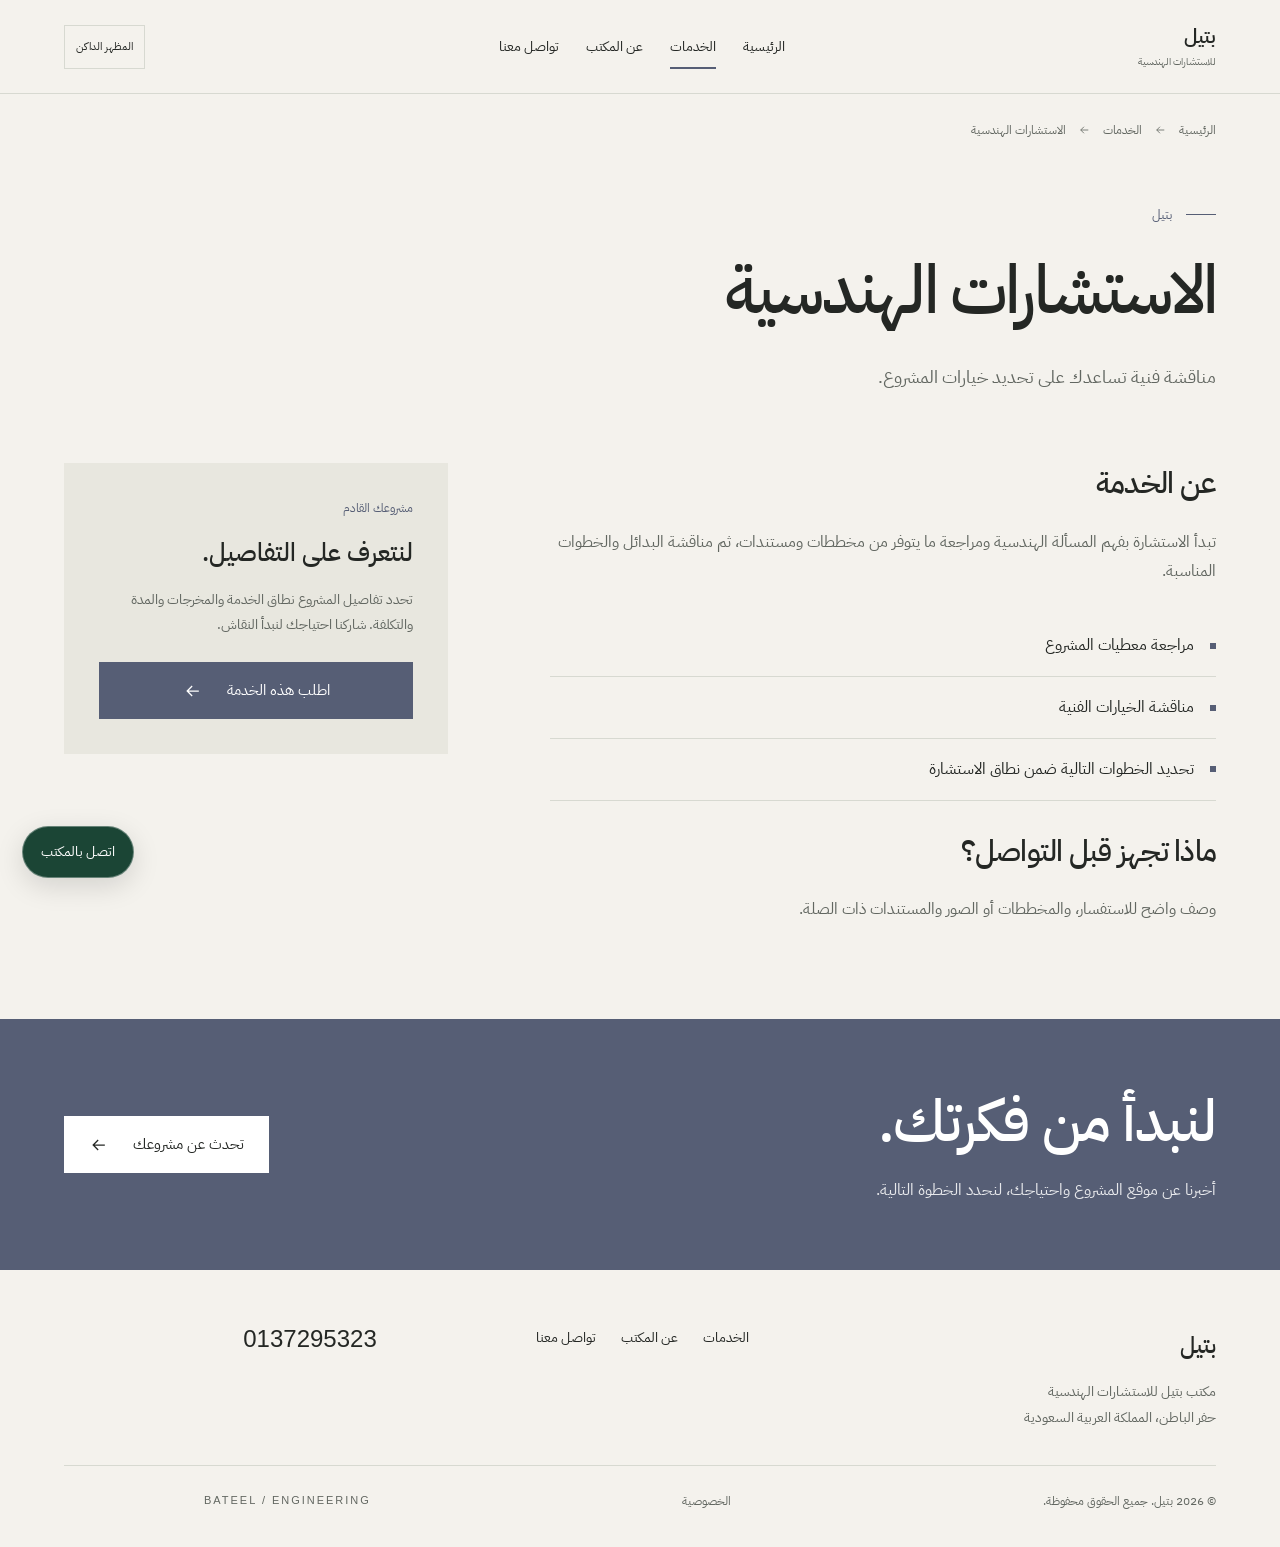
<file: services/consulting.html>
<!DOCTYPE html>
<html dir="rtl" lang="ar"><head><meta charset="utf-8"/><meta content="width=device-width, initial-scale=1" name="viewport"/><script>try{document.documentElement.dataset.theme=localStorage.getItem('theme')||(matchMedia('(prefers-color-scheme:dark)').matches?'dark':'light')}catch(e){}</script><title>الاستشارات الهندسية | مكتب بتيل للاستشارات الهندسية</title><meta content="الاستشارات الهندسية لدى مكتب بتيل للاستشارات الهندسية. مناقشة فنية تساعدك على تحديد خيارات المشروع." name="description"/><meta content="noindex,nofollow" name="robots"/><meta content="#565e75" name="theme-color"/><link href="../assets/favicon.svg" rel="icon"/><link as="font" crossorigin="" href="../assets/plex-400.woff2" rel="preload" type="font/woff2"/><link href="../assets/style.css" rel="stylesheet"/><meta content="الاستشارات الهندسية | مكتب بتيل للاستشارات الهندسية" property="og:title"/><meta content="الاستشارات الهندسية لدى مكتب بتيل للاستشارات الهندسية. مناقشة فنية تساعدك على تحديد خيارات المشروع." property="og:description"/><meta content="website" property="og:type"/><meta content="ar_SA" property="og:locale"/><meta content="https://az212z.github.io/bateel-engineering-hafar/services/consulting.html" property="og:url"/><link href="https://az212z.github.io/bateel-engineering-hafar/services/consulting.html" rel="canonical"/><script type="application/ld+json">{"@context": "https://schema.org", "@type": "WebPage", "name": "الاستشارات الهندسية | مكتب بتيل للاستشارات الهندسية", "description": "الاستشارات الهندسية لدى مكتب بتيل للاستشارات الهندسية. مناقشة فنية تساعدك على تحديد خيارات المشروع.", "inLanguage": "ar", "url": "https://az212z.github.io/bateel-engineering-hafar/services/consulting.html"}</script><script defer="" src="../assets/app.js"></script></head><body class="editorial" data-office="bateel-engineering-hafar" style="--accent:#565e75"><a class="skip" href="#main">تجاوز إلى المحتوى</a><header class="header wrap"><a class="brand" href="../index.html"><span><strong>بتيل</strong><small>للاستشارات الهندسية</small></span></a><nav aria-label="التنقل الرئيسي" class="nav" id="main-nav"><a href="../index.html">الرئيسية</a><a aria-current="page" href="../services.html">الخدمات</a><a href="../about.html">عن المكتب</a><a href="../contact.html">تواصل معنا</a></nav><a class="head-contact" href="../contact.html">لنناقش مشروعك<svg aria-hidden="true" viewbox="0 0 24 24"><path d="M19 12H5m6-6-6 6 6 6"></path></svg></a><button aria-controls="main-nav" aria-expanded="false" aria-label="القائمة الرئيسية" class="menu-toggle">القائمة<svg aria-hidden="true" viewbox="0 0 24 24"><path d="M3 7h18M3 12h18M3 17h18"></path></svg></button><button aria-label="تبديل المظهر" aria-pressed="false" class="theme-toggle" type="button">المظهر الداكن</button></header><main id="main"><div class="wrap breadcrumbs"><a href="../index.html">الرئيسية</a><svg aria-hidden="true" viewbox="0 0 24 24"><path d="M19 12H5m6-6-6 6 6 6"></path></svg><a href="../services.html">الخدمات</a><svg aria-hidden="true" viewbox="0 0 24 24"><path d="M19 12H5m6-6-6 6 6 6"></path></svg><span>الاستشارات الهندسية</span></div><div class="wrap"><div class="page-head"><span class="eyebrow">بتيل</span><h1>الاستشارات الهندسية</h1><p>مناقشة فنية تساعدك على تحديد خيارات المشروع.</p></div><section class="service-detail section" style="padding-top:0"><div><h2>عن الخدمة</h2><p>تبدأ الاستشارة بفهم المسألة الهندسية ومراجعة ما يتوفر من مخططات ومستندات، ثم مناقشة البدائل والخطوات المناسبة.</p><ul class="line-list"><li>مراجعة معطيات المشروع</li><li>مناقشة الخيارات الفنية</li><li>تحديد الخطوات التالية ضمن نطاق الاستشارة</li></ul><h2>ماذا تجهز قبل التواصل؟</h2><p>وصف واضح للاستفسار، والمخططات أو الصور والمستندات ذات الصلة.</p></div><aside class="service-aside"><span class="kicker">مشروعك القادم</span><h3>لنتعرف على التفاصيل.</h3><p>تحدد تفاصيل المشروع نطاق الخدمة والمخرجات والمدة والتكلفة. شاركنا احتياجك لنبدأ النقاش.</p><a class="btn" href="../contact.html?service=%D8%A7%D9%84%D8%A7%D8%B3%D8%AA%D8%B4%D8%A7%D8%B1%D8%A7%D8%AA%20%D8%A7%D9%84%D9%87%D9%86%D8%AF%D8%B3%D9%8A%D8%A9">اطلب هذه الخدمة<svg aria-hidden="true" viewbox="0 0 24 24"><path d="M19 12H5m6-6-6 6 6 6"></path></svg></a></aside></section></div></main><section aria-label="بدء مشروع" class="cta"><div class="wrap"><div><h2>لنبدأ من فكرتك.</h2><p>أخبرنا عن موقع المشروع واحتياجك، لنحدد الخطوة التالية.</p></div><a class="btn light" href="../contact.html">تحدث عن مشروعك<svg aria-hidden="true" viewbox="0 0 24 24"><path d="M19 12H5m6-6-6 6 6 6"></path></svg></a></div></section><footer class="footer"><div class="footer-top"><div><a class="footer-title" href="../index.html">بتيل</a><p>مكتب بتيل للاستشارات الهندسية<br/>حفر الباطن، المملكة العربية السعودية</p></div><nav aria-label="روابط الموقع" class="footer-nav"><a href="../services.html">الخدمات</a><a href="../about.html">عن المكتب</a><a href="../contact.html">تواصل معنا</a></nav><div><a class="footer-phone" href="tel:+966137295323">0137295323</a><div class="social-links"></div></div></div><div class="footer-bottom"><span>© 2026 بتيل. جميع الحقوق محفوظة.</span><a href="../privacy.html">الخصوصية</a><span class="en">BATEEL / ENGINEERING</span></div></footer><a aria-label="الاتصال بمكتب بتيل" class="wa-float" href="tel:+966137295323" rel="noopener noreferrer">اتصل بالمكتب</a></body></html>
</file>
<file: assets/style.css>
@font-face{font-family:Plex;src:url('plex-400.woff2') format('woff2');font-weight:400;font-display:swap}@font-face{font-family:Plex;src:url('plex-500.woff2') format('woff2');font-weight:500;font-display:swap}@font-face{font-family:Plex;src:url('plex-600.woff2') format('woff2');font-weight:600;font-display:swap}
:root{--paper:#f4f2ed;--ink:#242724;--muted:#626761;--line:#d7d9d1;--accent:#59463c;--wash:#e8e7df;--max:1440px}*{box-sizing:border-box}html{scroll-behavior:smooth;scroll-padding-top:110px}body{margin:0;background:var(--paper);color:var(--ink);font-family:Plex,Arial,sans-serif;font-size:16px;line-height:1.8}body.modal-open{overflow:hidden}a{color:inherit;text-decoration:none}button,input,select,textarea{font:inherit}button,a,input,select,textarea{ -webkit-tap-highlight-color:transparent}button{cursor:pointer}button:disabled{cursor:default}button,select,input,textarea{color:inherit}img{display:block;max-width:100%;height:auto}svg{width:20px;height:20px;flex-shrink:0;fill:none;stroke:currentColor;stroke-width:1.5}a:focus-visible,button:focus-visible,input:focus-visible,select:focus-visible,textarea:focus-visible,summary:focus-visible{outline:3px solid var(--accent);outline-offset:5px}h1,h2,h3,p,figure{margin:0}h1,h2,h3{font-weight:500;line-height:1.32}h1{font-size:clamp(38px,5vw,80px);letter-spacing:-.035em}h2{font-size:clamp(30px,3vw,49px);letter-spacing:-.025em}h3{font-size:23px}p{max-width:68ch}small,.small{font-size:13px}.muted{color:var(--muted)}.en{font-family:Arial,sans-serif;font-size:11px;letter-spacing:.18em;direction:ltr;text-transform:uppercase}.wrap{max-width:var(--max);margin:auto;padding-inline:5vw}.skip{position:fixed;inset-block-start:-100px;inset-inline-start:20px;background:white;color:black;padding:15px;z-index:100}.skip:focus{inset-block-start:10px}.header{height:94px;display:flex;align-items:center;justify-content:space-between;gap:24px;border-bottom:1px solid var(--line);background:var(--paper);position:sticky;top:0;z-index:30}.brand{display:flex;align-items:center;gap:12px;min-width:0}.brand .logo{width:52px;height:50px;object-fit:contain;background:#fff;padding:3px}.brand strong{display:block;font-size:20px;font-weight:600;line-height:1.3}.brand small{font-size:10px;color:var(--muted);display:block;margin-top:4px}.nav{display:flex;align-items:center;gap:27px;font-size:14px}.nav a{position:relative;padding-block:10px;white-space:nowrap}.nav a[aria-current=page]:after{content:'';position:absolute;inset-inline:0;bottom:0;height:2px;background:var(--accent)}.nav a:hover{color:var(--accent)}.head-contact{display:flex;align-items:center;gap:10px;font-size:14px;border-bottom:1px solid var(--ink);padding-bottom:5px}.menu-toggle{display:none;background:none;border:0;padding:12px;min-width:46px;min-height:46px}.btn{display:inline-flex;align-items:center;justify-content:center;gap:24px;background:var(--accent);color:white;border:1px solid var(--accent);padding:14px 24px;font-size:15px;min-height:52px;transition:background .2s,color .2s,transform .2s}.btn:hover{background:var(--ink);border-color:var(--ink)}.btn.secondary{background:transparent;color:var(--ink);border-color:var(--line)}.btn.secondary:hover{border-color:var(--ink)}.btn.light{background:white;color:var(--ink);border-color:white}.btn.white-line{background:transparent;color:white;border-color:#ffffff80}.actions{display:flex;align-items:center;gap:15px;flex-wrap:wrap;margin-top:30px}.eyebrow{display:flex;align-items:center;gap:14px;color:var(--accent);font-size:13px;margin-bottom:22px}.eyebrow:before{content:'';height:1px;width:30px;background:currentColor}.hero{position:relative}.hero .hero-copy p{margin-top:26px;font-size:17px;max-width:440px}.hero .hero-picture{overflow:hidden}.hero .hero-picture img{width:100%;height:100%;object-fit:cover}.hero h1{white-space:pre-line}.hero-note{font-size:12px;display:flex;align-items:center;justify-content:space-between;gap:20px}.cinema .hero{margin:24px 24px 0;min-height:min(740px,calc(100svh - 125px));display:flex;align-items:end;color:white}.cinema .hero-picture{position:absolute;inset:0}.cinema .hero-picture:after{content:'';position:absolute;inset:0;background:linear-gradient(270deg,rgba(12,17,17,.78),rgba(12,17,17,.1) 75%),linear-gradient(0deg,rgba(12,17,17,.45),transparent 65%)}.cinema .hero-copy{position:relative;padding:65px 5vw;max-width:730px}.cinema .hero h1{font-size:clamp(40px,5.3vw,80px)}.cinema .hero .eyebrow{color:#fff}.cinema .hero .hero-note{position:absolute;bottom:30px;left:35px;max-width:220px;border-top:1px solid #fff8;padding-top:12px;opacity:.9}.split .hero{display:grid;grid-template-columns:1fr 1.1fr;min-height:690px;padding:42px 5vw 40px;gap:6vw;max-width:var(--max);margin:auto;align-items:center}.split .hero-copy{padding-bottom:45px}.split .hero h1{font-size:clamp(36px,4.2vw,68px)}.split .hero-picture{height:600px;position:relative}.split .hero-picture img{object-position:center}.split .hero-note{grid-column:2;margin-top:-35px;z-index:1;background:var(--paper);padding:16px 0 0}.editorial .hero{padding:55px 5vw 0;max-width:var(--max);margin:auto}.editorial .hero-copy{display:grid;grid-template-columns:1.25fr .8fr;column-gap:8vw;align-items:end}.editorial .hero .eyebrow{grid-column:1/-1;margin-bottom:18px}.editorial .hero-copy p{margin-top:0;align-self:center}.editorial .hero .actions{grid-column:2;margin-top:15px;margin-bottom:35px}.editorial .hero h1{grid-row:2/4;align-self:start;font-size:clamp(40px,4.7vw,75px)}.editorial .hero-picture{height:570px;margin-top:30px}.editorial .hero-note{padding:15px 0;border-bottom:1px solid var(--line)}.folio .hero{padding:80px 5vw 50px;max-width:var(--max);margin:auto;display:grid;grid-template-columns:1.4fr .7fr;gap:8vw;align-items:center}.folio .hero-picture{background:var(--wash);padding:25px;transform:rotate(-3deg);box-shadow:0 20px 50px #0001}.folio .hero-picture img{object-fit:contain;max-height:480px}.folio .hero-note{grid-column:2;justify-content:center}.folio .project-img{background:#e7e7ed;padding:25px}.folio .project-img img{object-fit:contain!important}.band{display:flex;justify-content:space-between;gap:20px;align-items:center;padding-block:25px;border-bottom:1px solid var(--line);font-size:13px}.band .topics{display:flex;gap:30px;flex-wrap:wrap}.band .topics span:before{content:'';width:5px;height:5px;background:var(--accent);display:inline-block;margin-inline-end:12px;vertical-align:middle}.section{padding-block:95px}.section-heading{display:flex;align-items:end;justify-content:space-between;gap:30px;margin-bottom:38px}.section-heading .text-link{flex-shrink:0}.text-link{display:inline-flex;gap:18px;align-items:center;border-bottom:1px solid currentColor;padding:10px 0;font-size:14px}.kicker{color:var(--accent);font-size:12px;display:block;margin-bottom:16px}.project-grid{display:grid;grid-template-columns:1fr 1fr;gap:55px 30px}.project{min-width:0}.project-img{position:relative;overflow:hidden;background:var(--wash)}.project-img img{width:100%;height:420px;object-fit:cover;transition:transform .65s cubic-bezier(.2,.65,.3,1)}.project:hover .project-img img{transform:scale(1.025)}.project .open-mark{position:absolute;left:18px;bottom:18px;background:var(--paper);border-radius:50%;display:grid;place-items:center;width:44px;height:44px;opacity:0;transform:translateY(10px);transition:.2s}.project:hover .open-mark,.project:focus-within .open-mark{opacity:1;transform:none}.project-info{display:flex;justify-content:space-between;gap:20px;margin-top:18px}.project h3{font-size:24px;margin-bottom:8px}.project-info small{color:var(--muted);font-size:12px}.project .number{font:12px Arial,sans-serif;margin-top:6px;color:var(--muted)}.home-projects .project:nth-child(even){margin-top:80px}.home-projects .project:nth-child(even) .project-img img{height:330px}.home-projects .project:first-child .project-img img{height:480px}.services-section{background:var(--wash)}.services-grid{display:grid;grid-template-columns:.8fr 1.5fr;gap:8vw}.services-intro p{color:var(--muted);margin-top:24px}.service-row{display:grid;grid-template-columns:40px 1fr 25px;gap:16px;padding:25px 0;border-bottom:1px solid #7775;align-items:start}.service-row:first-child{border-top:1px solid #7775}.service-row .num{font:12px Arial,sans-serif;padding-top:10px;color:var(--muted)}.service-row h3{font-size:26px}.service-row p{font-size:14px;color:var(--muted);margin-top:9px;max-width:530px}.service-row svg{margin-top:8px}.service-row:hover h3{color:var(--accent)}.about-strip{display:grid;grid-template-columns:.8fr 1.2fr;gap:10vw;align-items:start}.about-strip p.lead{font-size:clamp(23px,2.3vw,34px);line-height:1.65}.about-strip .details{margin-top:32px;padding-top:25px;border-top:1px solid var(--line);display:flex;gap:40px;flex-wrap:wrap;font-size:14px}.about-strip .details b{display:block;font-weight:500;margin-bottom:4px}.steps{display:grid;grid-template-columns:repeat(4,1fr);gap:25px;border-top:1px solid var(--line);padding-top:30px}.step .step-num{font:12px Arial,sans-serif;color:var(--accent);display:block;margin-bottom:32px}.step h3{font-size:22px;margin-bottom:12px}.step p{font-size:14px;color:var(--muted)}.faq-grid{display:grid;grid-template-columns:.8fr 1.2fr;gap:10vw}details{border-bottom:1px solid var(--line);padding-block:20px}details:first-child{border-top:1px solid var(--line)}summary{font-size:18px;cursor:pointer;list-style:none;display:flex;align-items:center;justify-content:space-between;gap:20px}summary::-webkit-details-marker{display:none}summary:after{content:'+';font:22px Arial;font-weight:400;flex-shrink:0}details[open] summary:after{content:'−'}details p{font-size:15px;color:var(--muted);margin-top:16px;padding-inline-end:35px}.cta{background:var(--accent);color:white;position:relative;overflow:hidden}.cta .wrap{padding-block:65px;display:flex;justify-content:space-between;align-items:center;gap:30px}.cta h2{font-size:clamp(34px,4.5vw,66px)}.cta p{margin-top:16px;color:#ffffffdb}.cta .btn{flex-shrink:0}.footer{padding:55px 5vw 35px;max-width:var(--max);margin:auto}.footer-top{display:grid;grid-template-columns:1.3fr 1fr 1fr;gap:60px;padding-bottom:35px}.footer-title{font-size:23px;font-weight:500}.footer p{font-size:14px;color:var(--muted);margin-top:13px}.footer-nav{display:flex;flex-wrap:wrap;gap:12px 25px;align-content:start;font-size:14px}.footer-bottom{border-top:1px solid var(--line);padding-top:25px;display:flex;justify-content:space-between;gap:25px;flex-wrap:wrap;font-size:12px;color:var(--muted);padding-inline-end:140px}.footer-phone{font:24px Arial;display:inline-block;direction:ltr;margin-bottom:15px}.wa-float{position:fixed;bottom:22px;left:22px;z-index:35;display:flex;align-items:center;gap:12px;background:#1b4535;color:white;padding:12px 18px;border:1px solid #ffffff55;box-shadow:0 8px 28px #0002;border-radius:40px;font-size:14px;min-height:52px}.wa-float img{height:24px;width:24px}.wa-float:hover{background:#13372a;transform:translateY(-2px)}.breadcrumbs{padding-block:26px;font-size:12px;color:var(--muted);display:flex;gap:12px}.breadcrumbs svg{width:13px}.page-head{padding-block:35px 70px;max-width:980px}.page-head p{font-size:18px;color:var(--muted);margin-top:25px;max-width:650px}.page-head h1{font-size:clamp(38px,5.2vw,72px)}.filter-bar{display:flex;gap:8px;flex-wrap:wrap;margin-bottom:38px}.filter{border:1px solid var(--line);background:transparent;padding:10px 22px;min-height:46px;font-size:14px;border-radius:0}.filter[aria-pressed=true]{background:var(--ink);border-color:var(--ink);color:white}.filter:hover{border-color:var(--ink)}[hidden]{display:none!important}.count{color:var(--muted);font-size:12px;margin-bottom:20px}.project-detail{padding-block:20px 50px}.project-cover{width:100%;max-height:850px;object-fit:contain;background:var(--wash)}.zoom-button{width:100%;border:0;background:none;padding:0;position:relative;display:block}.zoom-label{position:absolute;bottom:18px;left:18px;background:var(--paper);padding:10px 16px;font-size:12px;display:flex;align-items:center;gap:10px}.project-meta{display:grid;grid-template-columns:repeat(3,1fr);border-block:1px solid var(--line);padding:25px 0;gap:30px;margin-bottom:35px}.project-meta dt{font-size:12px;color:var(--muted)}.project-meta dd{margin:8px 0 0;font-size:18px}.story{display:grid;grid-template-columns:.6fr 1.3fr;gap:8vw;padding-block:55px}.story p{font-size:20px;line-height:1.9}.service-detail{display:grid;grid-template-columns:1.3fr .75fr;gap:8vw}.service-detail h2{font-size:30px;margin-bottom:25px}.service-detail p{color:var(--muted)}.line-list{padding:0;list-style:none;margin:30px 0}.line-list li{border-bottom:1px solid var(--line);padding-block:16px;display:flex;gap:16px;align-items:center}.line-list li:before{content:'';width:6px;height:6px;background:var(--accent);flex-shrink:0}.service-aside{background:var(--wash);padding:35px;align-self:start}.service-aside h3{font-size:25px}.service-aside p{font-size:14px;margin-top:18px}.service-aside .btn{width:100%;margin-top:25px}.contact-layout{display:grid;grid-template-columns:.75fr 1.35fr;gap:8vw}.contact-info h2{font-size:28px}.contact-block{padding:25px 0;border-bottom:1px solid var(--line)}.contact-block .label{display:block;font-size:12px;color:var(--muted);margin-bottom:10px}.contact-block .phone{font:30px Arial;direction:ltr;display:inline-block}.social-links{display:flex;gap:18px;flex-wrap:wrap;margin-top:12px}.social-links a{border-bottom:1px solid currentColor;font-size:14px}.contact-form{padding:40px;background:white;border:1px solid var(--line)}.contact-form h2{font-size:30px}.form-grid{display:grid;grid-template-columns:1fr 1fr;gap:22px;margin-top:30px}.field{display:flex;flex-direction:column;gap:8px;font-size:14px}.field.full{grid-column:1/-1}.field input,.field select,.field textarea{width:100%;border:1px solid var(--line);background:#fafaf8;padding:13px 15px;border-radius:0;min-height:51px}.field textarea{min-height:130px;resize:vertical}.form-note{font-size:12px;color:var(--muted);margin-top:20px}.form-result{margin-top:28px;border-top:1px solid var(--line);padding-top:25px}.form-result h3{font-size:22px;margin-bottom:15px}.message-preview{white-space:pre-wrap;padding:20px;background:var(--paper);font-size:14px;overflow-wrap:anywhere}.alert{font-size:13px;color:var(--accent);margin-top:12px}.legal{max-width:850px;margin:auto;padding-block:20px 70px}.legal h2{font-size:25px;margin:35px 0 15px}.legal p{color:var(--muted)}.map-panel{background:var(--wash);padding:35px;margin-top:40px;display:flex;justify-content:space-between;align-items:center;gap:30px}.map-panel h3{margin-bottom:8px}.map-panel p{font-size:14px}.map-panel a{flex-shrink:0}.zoom-dialog{border:0;padding:0;background:#151817;color:white;width:96vw;max-width:1600px;max-height:95svh}.zoom-dialog::backdrop{background:#000d}.zoom-dialog img{width:100%;height:80svh;object-fit:contain}.dialog-top{display:flex;align-items:center;justify-content:space-between;padding:15px 25px;font-size:14px}.dialog-close{background:none;color:white;border:1px solid #888;padding:8px 15px;min-width:44px;min-height:44px}.reveal{opacity:1}.motion-ready .reveal{opacity:0;transform:translateY(18px);transition:opacity .6s,transform .6s}.motion-ready .reveal.in-view{opacity:1;transform:none}.accent-rule{width:70px;height:2px;background:var(--accent);margin-bottom:30px}.empty{padding:50px;background:var(--wash)}.nav[hidden]{display:none!important}
@media(min-width:1600px){.cinema .hero{margin-inline:auto;max-width:1600px}.wrap,.footer{padding-inline:70px}}
@media(max-width:1100px){.nav{gap:18px}.head-contact{display:none}.header{gap:15px}.split .hero{min-height:590px;gap:35px}.split .hero-picture{height:500px}.split .hero h1{font-size:46px}.project-img img{height:330px}.home-projects .project:first-child .project-img img{height:390px}.services-grid,.about-strip,.faq-grid{gap:6vw}.contact-layout{gap:4vw}.contact-form{padding:28px}.cinema .hero .hero-note{display:none}}
@media(max-width:760px){body{font-size:15px}.wrap{padding-inline:22px}.header{height:78px;padding-inline:20px}.brand .logo{width:43px;height:44px}.brand strong{font-size:18px}.brand small{font-size:9px}.menu-toggle{display:flex;gap:8px;align-items:center;font-size:12px}.nav{display:none;position:absolute;top:78px;right:0;left:0;background:var(--paper);padding:22px;box-shadow:0 15px 25px #0001;border-bottom:1px solid var(--line);max-height:calc(100svh - 100px);overflow:auto}.nav.is-open{display:flex;flex-direction:column;align-items:stretch;gap:5px}.nav a{padding:12px 8px;font-size:17px}.nav a[aria-current=page]:after{width:25px;inset-inline-start:8px}.cinema .hero{margin:12px;min-height:660px}.cinema .hero-copy{padding:50px 22px}.cinema .hero h1{font-size:43px}.cinema .hero .hero-picture img{object-position:60% center}.cinema .hero-picture:after{background:linear-gradient(0deg,#101814ed 5%,#10181466 65%,#10181422)}.hero .hero-copy p{font-size:15px;margin-top:20px}.hero .eyebrow{font-size:12px}.split .hero{display:flex;flex-direction:column;padding:38px 22px 0;gap:0;align-items:stretch;min-height:0}.split .hero h1{font-size:43px}.split .hero-copy{padding-bottom:35px}.split .hero-picture{height:430px;order:2}.split .hero-note{order:3;margin:0;padding-block:15px;display:flex;font-size:11px}.editorial .hero{padding:38px 22px 0}.editorial .hero-copy{display:block}.editorial .hero h1{font-size:43px}.editorial .hero-copy p{margin-top:23px}.editorial .hero .actions{margin-bottom:0;margin-top:25px}.editorial .hero-picture{height:370px;margin-top:32px}.editorial .hero-note{font-size:11px}.folio .hero{padding:40px 22px;display:block}.folio .hero h1{font-size:43px}.folio .hero-picture{margin:40px 30px 20px;padding:15px}.folio .hero-picture img{height:330px}.folio .hero-note{font-size:11px}.actions{gap:12px;margin-top:25px}.btn{gap:15px;padding:13px 20px;font-size:14px}.band{padding-block:20px;font-size:12px;display:block}.band>.en{display:none}.band .topics{gap:12px 23px}.section{padding-block:62px}.section-heading{margin-bottom:28px;gap:20px;align-items:start;flex-direction:column}.section-heading .text-link{padding-block:4px}.kicker{margin-bottom:12px}h2{font-size:34px}.project-grid{grid-template-columns:1fr;gap:35px}.project-img img{height:340px}.home-projects .project:nth-child(even){margin-top:0}.home-projects .project:first-child .project-img img,.home-projects .project:nth-child(even) .project-img img{height:340px}.project .open-mark{opacity:1;transform:none;width:38px;height:38px}.project h3{font-size:23px}.project-info{margin-top:15px}.services-grid,.about-strip,.faq-grid{grid-template-columns:1fr;gap:35px}.service-row{grid-template-columns:28px 1fr 22px;gap:13px}.service-row h3{font-size:24px}.services-intro p{margin-top:18px}.about-strip p.lead{font-size:25px}.steps{grid-template-columns:1fr 1fr;gap:30px 20px}.step .step-num{margin-bottom:20px}.step h3{font-size:22px}.step p{font-size:13px}.cta .wrap{padding-block:45px;flex-direction:column;align-items:start;gap:25px}.cta h2{font-size:39px}.cta p{font-size:14px}.footer{padding:40px 22px 30px}.footer-top{grid-template-columns:1fr;gap:30px}.footer-bottom{padding-inline-end:0;padding-bottom:55px;font-size:11px}.wa-float{bottom:16px;left:16px;padding:11px 16px;min-height:48px;font-size:13px}.wa-float img{width:22px;height:22px}.page-head{padding-block:20px 45px}.page-head h1{font-size:42px}.page-head p{font-size:16px}.breadcrumbs{padding-block:20px}.filter{padding:9px 16px;font-size:13px}.filter-bar{gap:7px;margin-bottom:25px}.project-meta{gap:20px;grid-template-columns:1fr 1fr;margin-bottom:25px}.project-meta dd{font-size:16px}.story{grid-template-columns:1fr;gap:25px;padding-block:35px}.story p{font-size:18px}.service-detail{grid-template-columns:1fr;gap:35px}.service-aside{padding:28px}.contact-layout{grid-template-columns:1fr;gap:40px}.contact-info{display:grid;grid-template-columns:1fr 1fr;gap:0 25px}.contact-info h2{grid-column:1/-1}.contact-block{overflow-wrap:anywhere}.contact-block .phone{font-size:23px}.contact-form{padding:25px 20px}.form-grid{grid-template-columns:1fr;gap:20px}.field.full{grid-column:auto}.map-panel{flex-direction:column;align-items:start;padding:25px}.project-cover{max-height:650px}.dialog-top{padding:12px;font-size:12px}.zoom-dialog img{height:75svh}.zoom-label{font-size:11px;padding:8px 10px;bottom:10px;left:10px}.folio .project-img img{height:400px}}
@media(max-width:380px){.brand strong{font-size:16px}.brand .logo{width:37px}.brand{gap:8px}.brand small{font-size:8px}.hero h1,.split .hero h1,.editorial .hero h1,.folio .hero h1,.cinema .hero h1{font-size:36px}.cinema .hero{min-height:610px}.project-img img,.home-projects .project:first-child .project-img img,.home-projects .project:nth-child(even) .project-img img{height:290px}.actions .btn{padding:12px 16px}.contact-info{grid-template-columns:1fr}.section-heading h2{font-size:31px}.steps{gap:28px 15px}}
@media(prefers-reduced-motion:reduce){html{scroll-behavior:auto}*,*:before,*:after{animation:none!important;transition:none!important}.motion-ready .reveal{opacity:1;transform:none}}

.wa-float img{filter:brightness(0) invert(1)}
@media(max-width:760px){.cinema .hero .actions{display:grid;grid-template-columns:1fr 1fr}.cinema .hero .btn{padding:13px 10px;gap:10px;font-size:13px}}@media(max-width:360px){.cinema .hero .actions{grid-template-columns:1fr}}

/* Project series keep related views together without inflating the portfolio. */
.project-gallery{padding-bottom:var(--space,80px)}
.detail-gallery{display:grid;grid-template-columns:repeat(2,minmax(0,1fr));gap:30px;align-items:start}
.detail-gallery figure{margin:0;background:#eae8e1}
.detail-gallery img{width:100%;height:auto;max-height:900px;object-fit:contain}
.detail-gallery figcaption,.office-photo figcaption{padding:14px 18px;font-size:13px;color:#656660}
.office-photo{margin:0 0 80px;background:#eeeae3}.office-photo img{max-height:560px;object-fit:contain;width:100%}
.poster .hero-picture img,.poster .project-img img{object-fit:contain;background:#f2f0e9}
.poster .hero-picture{background:#f2f0e9}
.project-info .number{display:none}
.services-grid .service-row{grid-template-columns:1fr 24px}.service-row .num{display:none}
@media(max-width:650px){.detail-gallery{grid-template-columns:1fr;gap:22px}.project-gallery{padding-bottom:52px}.detail-gallery img{max-height:none}}
.folio .hero{grid-template-columns:1fr 1fr;gap:5vw;padding-top:60px}
.folio .hero-picture{padding:14px;transform:none;box-shadow:none;border:1px solid var(--line)}
.folio .hero-picture img{height:auto;max-height:none}
.folio .project-img{padding:12px;background:var(--wash)}
@media(max-width:650px){.folio .hero{padding-top:40px}.folio .hero-picture{margin:32px 0 20px;padding:10px}.folio .hero-picture img{height:auto}}
/* Keep project content visible for fast scrolling, print and full-page previews. */
.reveal{opacity:1;transform:none}
.theme-toggle{border:1px solid var(--line);background:transparent;color:var(--ink);padding:8px 11px;font-size:11px;white-space:nowrap;min-height:44px}
.header{gap:20px}.head-contact{display:none}.brand{min-width:0}.brand strong{white-space:normal}.brand span{max-width:230px}
.service-first .hero{margin-bottom:0}.type-hero{display:block!important;padding:100px 7vw!important;min-height:650px;background:var(--accent);color:#fff}.type-hero .hero-copy{max-width:1000px}.type-hero h1{font-size:clamp(48px,7vw,112px)!important;max-width:14ch}.type-hero .hero-copy p{color:#fff!important;max-width:52ch}.type-hero .hero-note{display:none}.type-hero .btn{background:#fff;color:#242724;border-color:#fff}.type-hero .btn.secondary{background:transparent;color:#fff}.practice-note{border-top:1px solid #ffffff66;margin-top:70px;padding-top:25px;display:flex;justify-content:space-between;gap:30px}.practice-note span{font:14px Arial;letter-spacing:.12em}.practice-note p{font-size:18px}.service-first.editorial .hero-picture{max-height:550px;overflow:hidden}.service-first.editorial .hero-picture img{height:550px;object-fit:cover}
[data-theme=dark]{--paper:#171b1b;--ink:#eaeae3;--muted:#b6bdb5;--line:#49504a;--wash:#252c29;color-scheme:dark}
[data-theme=dark] .header,[data-theme=dark] .nav.is-open,[data-theme=dark] .contact-form,[data-theme=dark] .service-aside,[data-theme=dark] .map-panel,[data-theme=dark] input,[data-theme=dark] select,[data-theme=dark] textarea,[data-theme=dark] .form-result,[data-theme=dark] .message-preview,[data-theme=dark] .filter,[data-theme=dark] .steps,[data-theme=dark] .services-section{background:var(--paper);color:var(--ink)}
[data-theme=dark] .hero-copy p,[data-theme=dark] .service-row p,[data-theme=dark] .project-info small,[data-theme=dark] .breadcrumbs,[data-theme=dark] .field,[data-theme=dark] .label,[data-theme=dark] .page-head p,[data-theme=dark] .count,[data-theme=dark] .form-note,[data-theme=dark] .contact-form .muted,[data-theme=dark] .step p,[data-theme=dark] .kicker{color:var(--muted)}
[data-theme=dark] .btn.secondary,[data-theme=dark] .filter[aria-pressed=true]{background:var(--ink);color:var(--paper)}[data-theme=dark] .logo{background:white}[data-theme=dark] .alert{color:#d6dfc7;background:#283523}[data-theme=dark] .cta{background:#293a34}[data-theme=dark] .hero .eyebrow{color:inherit}[data-theme=dark] .text-link{color:var(--ink)}
@media(max-width:900px){.header{gap:10px;flex-wrap:wrap}.theme-toggle{font-size:10px;order:3;padding:6px}.brand{flex:1}.brand span{max-width:240px}.menu-toggle{margin-inline-start:auto}.nav.is-open{width:100%}.type-hero{padding:65px 6vw!important;min-height:600px}.practice-note{flex-direction:column;gap:12px}.type-hero h1{font-size:54px!important}}
@media(max-width:430px){.theme-toggle{position:absolute;top:90px;inset-inline-end:5vw;z-index:5;background:var(--paper)}.header{position:relative;margin-bottom:35px}.hero-copy{padding-top:25px}.brand span{max-width:205px}.type-hero h1{font-size:44px!important}}
@media(max-width:760px){.header{display:grid;grid-template-columns:minmax(0,1fr) auto auto;height:88px;gap:8px;padding-inline:18px;position:sticky;margin-bottom:0}.theme-toggle{position:static;font-size:9px;padding:7px;max-width:64px;white-space:normal;line-height:1.4;order:0}.menu-toggle{font-size:0;padding:8px;min-width:38px;gap:0;margin:0}.menu-toggle svg{width:22px}.brand .logo{width:34px;height:40px}.brand strong{font-size:17px}.brand small{font-size:9px}.hero-copy{padding-top:0}.nav{top:88px}}
[data-theme=dark] .step-num{color:var(--muted)}
.folio .hero-picture img{max-height:660px;object-fit:contain;width:100%}
[data-office=talal-shaker-engineering] .hero-picture img{object-fit:contain;height:auto!important;max-height:550px}
[data-office=talal-shaker-engineering] .hero-picture{background:#141715}
.btn.light,[data-theme=dark] .btn.light{color:#242724;background:#fff}
[data-theme=dark] .eyebrow{color:var(--muted)}
[data-theme=dark] .cinema .hero .eyebrow{color:white}
</file>
